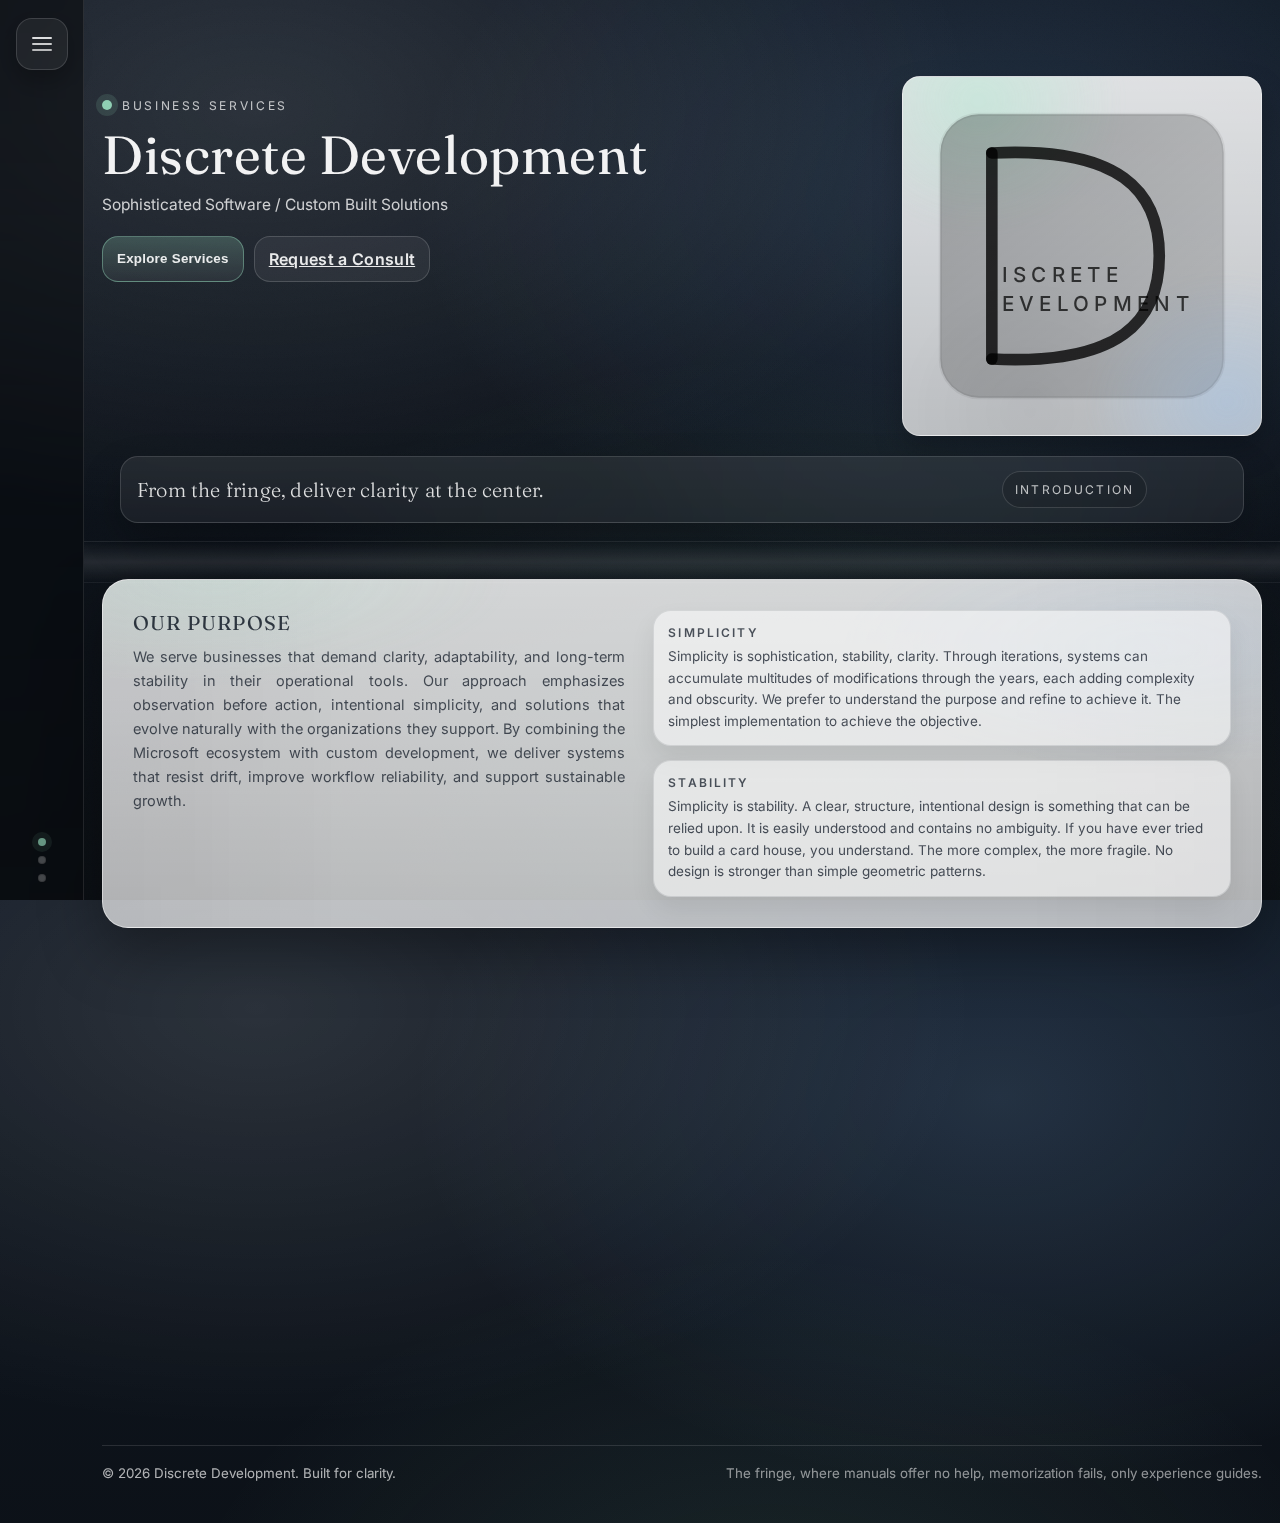
<file: index.html>
<!doctype html>
<html lang="en">

<head>
  <meta charset="utf-8" />
  <meta name="viewport" content="width=device-width,initial-scale=1" />
  <title>Discrete Development — Home</title>
  <meta name="description"
    content="Services for corporate or enterprise businesses: architecture, automation, and refinement with a calm, precise, ownership-friendly approach." />
  <link rel="stylesheet" href="style.css">
  <script src="script.js" defer></script>
  <!-- Fonts (distinct display + readable body) -->
  <link rel="preconnect" href="https://fonts.googleapis.com">
  <link rel="preconnect" href="https://fonts.gstatic.com" crossorigin>
  <link
    href="https://fonts.googleapis.com/css2?family=Fraunces:opsz,wght@9..144,300,400,500&family=Inter:wght@300;400;500;600&display=swap"
    rel="stylesheet">


</head>

<body>
  <!-- Left rail -->
  <aside class="rail" aria-label="Primary">
    <button class="menu" id="menuBtn" aria-haspopup="dialog" aria-controls="drawer" aria-expanded="false">
      <span class="sr-only">Open menu</span>
      <span class="burger" aria-hidden="true">
        <span></span><span></span><span></span>
      </span>
    </button>

    <div class="dots" aria-hidden="true">
      <span class="dot active"></span>
      <span class="dot"></span>
      <span class="dot"></span>
    </div>
  </aside>




  <!-- Inserts Drawer -->
  <section class="drawer" id="drawer" aria-label="Site menu">
    <div id="drawerMount"></div>
  </section>



  <div class="wrap">
    <header class="hero">
      <div class="grid">
        <div class="hero-copy reveal">
          <div class="eyebrow"><span class="pip"></span> Business Services</div>
          <h1>Discrete Development</h1>
          <p class="sub">
            Sophisticated Software / Custom Built Solutions
          </p>
          <div class="hero-actions">
            <button class="btn primary" type="button" data-scroll="#architecture">Explore Services</button>
            <a href="https://outlook.office.com/bookwithme/user/9eafa579c1574ff7b1e9e9f767d1d162@discrete-dev.com/meetingtype/ucGy9M7mV0eMIAi4jWEbcw2?anonymous&ismsaljsauthenabled&ep=mlink"
              class="btn" type="button" target="_blank">
              Request a Consult
            </a>
          </div>
        </div>
        <!-- insert -->

        <div id="brandTileMount"></div>


      </div>
    </header>

    <div class="strip">
      <div class="strip-inner reveal" style="animation-delay:.12s">
        <p>From the fringe, deliver clarity at the center.</p>
        <!-- <div class="tag">Architecture • Automation • Longevity</div> -->
        <div class="tag">Introduction</div>
      </div>
    </div>

    <div class="band" aria-hidden="true"></div>

    <main>
      <section class="sections" aria-label="Service pillars">

        <!-- Card 1 -->
        <article class="paper nudge-up reveal" id="introduction">
          <div class="paper-inner">
            <div>
              <h2>Our Purpose</h2>
              <p class="lede">
                We serve businesses that demand clarity, adaptability, and long-term stability in their operational
                tools. Our approach emphasizes observation before action, intentional simplicity, and
                solutions that evolve naturally with the organizations they support. By combining the Microsoft
                ecosystem with custom development, we deliver systems that resist drift, improve workflow reliability,
                and support sustainable growth.
              </p>
            </div>

            <div class="pillars">
              <div class="pillar">
                <h3>Simplicity</h3>
                <p>
                  Simplicity is sophistication, stability, clarity. Through iterations, systems can accumulate
                  multitudes of modifications through the years, each adding complexity and obscurity. We prefer to
                  understand the purpose and refine to achieve it. The simplest implementation to achieve the objective.
                </p>
              </div>
              <div class="pillar">
                <h3>Stability</h3>
                <p>
                  Simplicity is stability. A clear, structure, intentional design is something that can be relied upon.
                  It is easily understood and contains no ambiguity. If you have ever tried to build a card house, you
                  understand. The more complex, the more fragile. No design is stronger than simple geometric patterns.
                </p>
              </div>
            </div>
          </div>
        </article>

        <!-- Card 2 -->
        <article class="paper reveal" id="build">
          <div class="paper-inner">
            <div>
              <h2>Responsibility &amp; Accountability</h2>
              <p class="lede">
                In a time when liability is often shifted to the processes that realized it. Technology is not a wall
                to hide behind. We take ownership in our work, including its product. If you want the benefits of a
                successful
                project, you also must own if ever it is less than acceptabl.
              </p>
            </div>

            <div class="pillars">
              <div class="pillar">
                <h3>Custom Power Apps &amp; Dataverse Solutions</h3>
                <p>
                  Purpose-built apps and data models designed to match your workflow. Efficient task handling, clean
                  data capture,
                  and scalable structure without enterprise bloat.
                </p>
              </div>
              <div class="pillar">
                <h3>Process Automation</h3>
                <p>
                  We automate the repetitive, predictable, friction-heavy work—while keeping human judgment where nuance
                  matters.
                  Reliable triggers, sensible notifications, and audit-friendly logs.
                </p>
              </div>
              <div class="pillar">
                <h3>Client-Facing Dashboards &amp; Data Experiences</h3>
                <p>
                  Clean, intuitive reporting that shows clients what they need—without exposing internal complexity.
                  Clear story, read-only where appropriate, no clutter.
                </p>
              </div>
            </div>
          </div>
        </article>



      </section>
    </main>

    <footer>
      <div class="foot">
        <small>© <span id="year"></span> Discrete Development. Built for clarity.</small>
        <small style="opacity:.8;">The fringe, where manuals offer no help, memorization fails, only experience
          guides.</small>


      </div>
    </footer>
  </div>


</body>

</html>
</file>
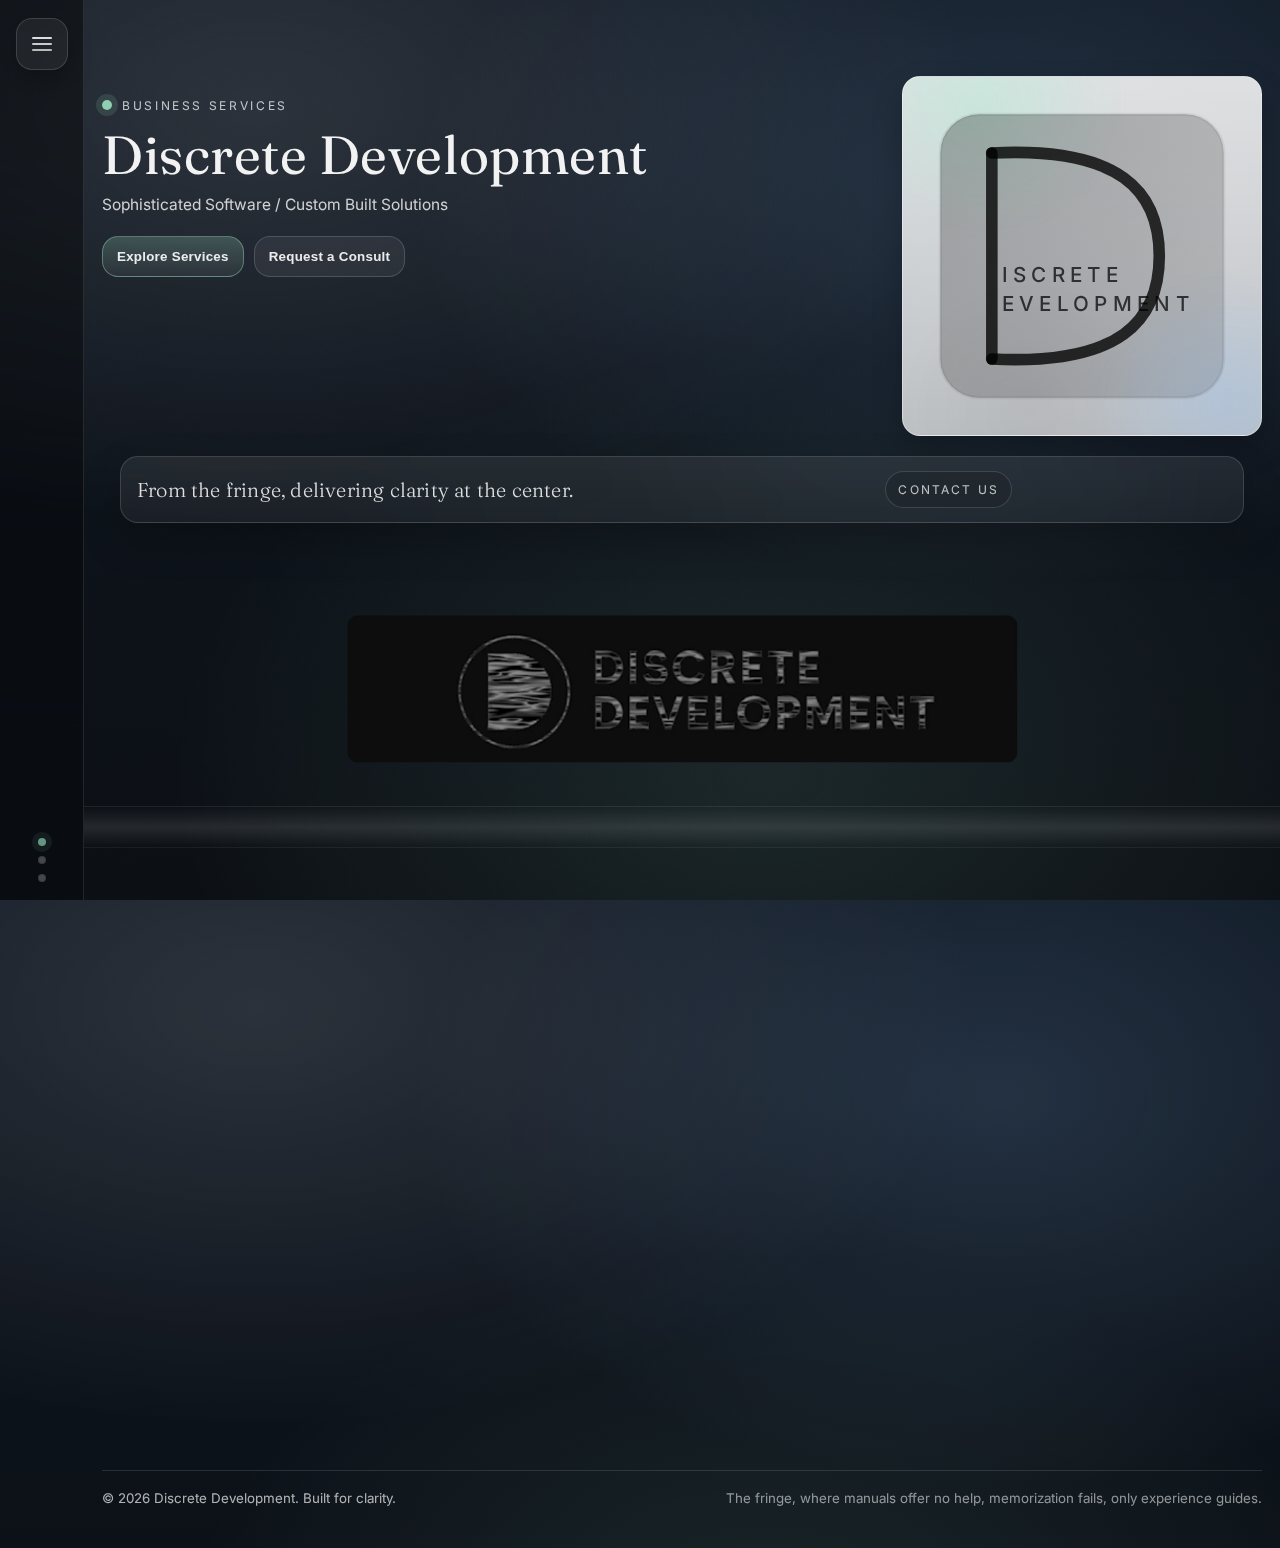
<file: contact.html>
<!doctype html>
<html lang="en">

<head>
  <meta charset="utf-8" />
  <meta name="viewport" content="width=device-width,initial-scale=1" />
  <title>Discrete Development — Contact</title>
  <meta name="description"
    content="Services for corporate or enterprise businesses: architecture, automation, and refinement with a calm, precise, ownership-friendly approach." />
  <link rel="stylesheet" href="style.css">
  <script src="script.js" defer></script>
  <!-- Fonts (distinct display + readable body) -->
  <link rel="preconnect" href="https://fonts.googleapis.com">
  <link rel="preconnect" href="https://fonts.gstatic.com" crossorigin>
  <link
    href="https://fonts.googleapis.com/css2?family=Fraunces:opsz,wght@9..144,300,400,500&family=Inter:wght@300;400;500;600&display=swap"
    rel="stylesheet">


</head>

<body>
  <!-- Left rail -->
  <aside class="rail" aria-label="Primary">
    <button class="menu" id="menuBtn" aria-haspopup="dialog" aria-controls="drawer" aria-expanded="false">
      <span class="sr-only">Open menu</span>
      <span class="burger" aria-hidden="true">
        <span></span><span></span><span></span>
      </span>
    </button>

    <div class="dots" aria-hidden="true">
      <span class="dot active"></span>
      <span class="dot"></span>
      <span class="dot"></span>
    </div>
  </aside>

  <!-- Inserts Drawer -->
  <section class="drawer" id="drawer" aria-label="Site menu">
    <div id="drawerMount"></div>
  </section>



  <div class="wrap">
    <header class="hero">
      <div class="grid">
        <div class="hero-copy reveal">
          <div class="eyebrow"><span class="pip"></span> Business Services</div>
          <h1>Discrete Development</h1>
          <p class="sub">
            Sophisticated Software / Custom Built Solutions
          </p>
          <div class="hero-actions">
            <button class="btn primary" type="button" data-scroll="#architecture">Explore Services</button>
            <button class="btn" type="button" data-scroll="#contact">Request a Consult</button>
          </div>
        </div>
        <!-- Inserts Brand -->
        <div id="brandTileMount"></div>
      </div>
    </header>

    <div class="strip">
      <div class="strip-inner reveal" style="animation-delay:.12s">
        <p>From the fringe, delivering clarity at the center.</p>
        <!-- <div class="tag">Architecture • Automation • Longevity</div> -->
        <div style="margin-right: 215px;" class="tag">Contact Us</div>
      </div>
    </div>
    <div class="video-div">


      <video class="video-crop" autoplay muted loop playsinline preload="auto" poster="">
        <source src="public/videos/DD-animatedLogo-640-480.mp4" type="video/mp4">

        Your browser does not support the video tag.
      </video>

    </div>
    <div class="band" aria-hidden="true"></div>

    <main>
      <section class="sections" aria-label="Service pillars">

        <!-- Contact -->
        <article class="paper reveal" id="contact">
          <div class="paper-inner">
            <div>
              <h2>Contact</h2>
              <p class="lede">
                Brief is fine. The most helpful notes include your current system, the friction points, and what a
                “better” outcome looks like internally.
              </p>
              <div class="contact-notes">
                <p>To email using your default mail client, click the email link below:</p>
                <p><strong>Email:</strong>
                  <a class="contact-link" href="mailto:kevin@discrete-dev.com?subject=Request%20for%20consult">
                    kevin@discrete-dev.com
                  </a>
                </p>
                <p>Call us directly at:</p>
                <p <strong>Phone:</strong>
                  <a class="contact-link" href="tel:+18056513043">+1 805 651 3043</a>
                </p>
              </div>

            </div>


            <!-- Formspree contact form -->
            <div class="pillar contact-card">
              <form class="contact-form" action="https://formspree.io/f/mgvgbdkb" method="POST">
                <h3>Send a Message</h3>

                <label for="cf-name">Name</label>
                <input id="cf-name" name="name" type="text" autocomplete="name" required>

                <label for="cf-email">Email</label>
                <input id="cf-email" name="email" type="email" autocomplete="email" required>

                <label for="cf-message">Message</label>
                <textarea id="cf-message" name="message" rows="6" required></textarea>

                <input type="hidden" name="_redirect" value="contact.html?sent=1#contact">
                <!-- simple honeypot for spam -->
                <input type="text" name="_gotcha" style="display:none" aria-hidden="true">

                <div class="form-actions">
                  <button type="submit" class="btn-primary">Send</button>
                  <span class="form-status" role="status" aria-live="polite"></span>
                </div>
              </form>
            </div>
          </div>
        </article>

      </section>

    </main>

    <footer>
      <div class="foot">
        <small>© <span id="year"></span> Discrete Development. Built for clarity.</small>
        <small style="opacity:.8;">The fringe, where manuals offer no help, memorization fails, only experience
          guides.</small>
      </div>
    </footer>
  </div>


</body>

</html>
</file>
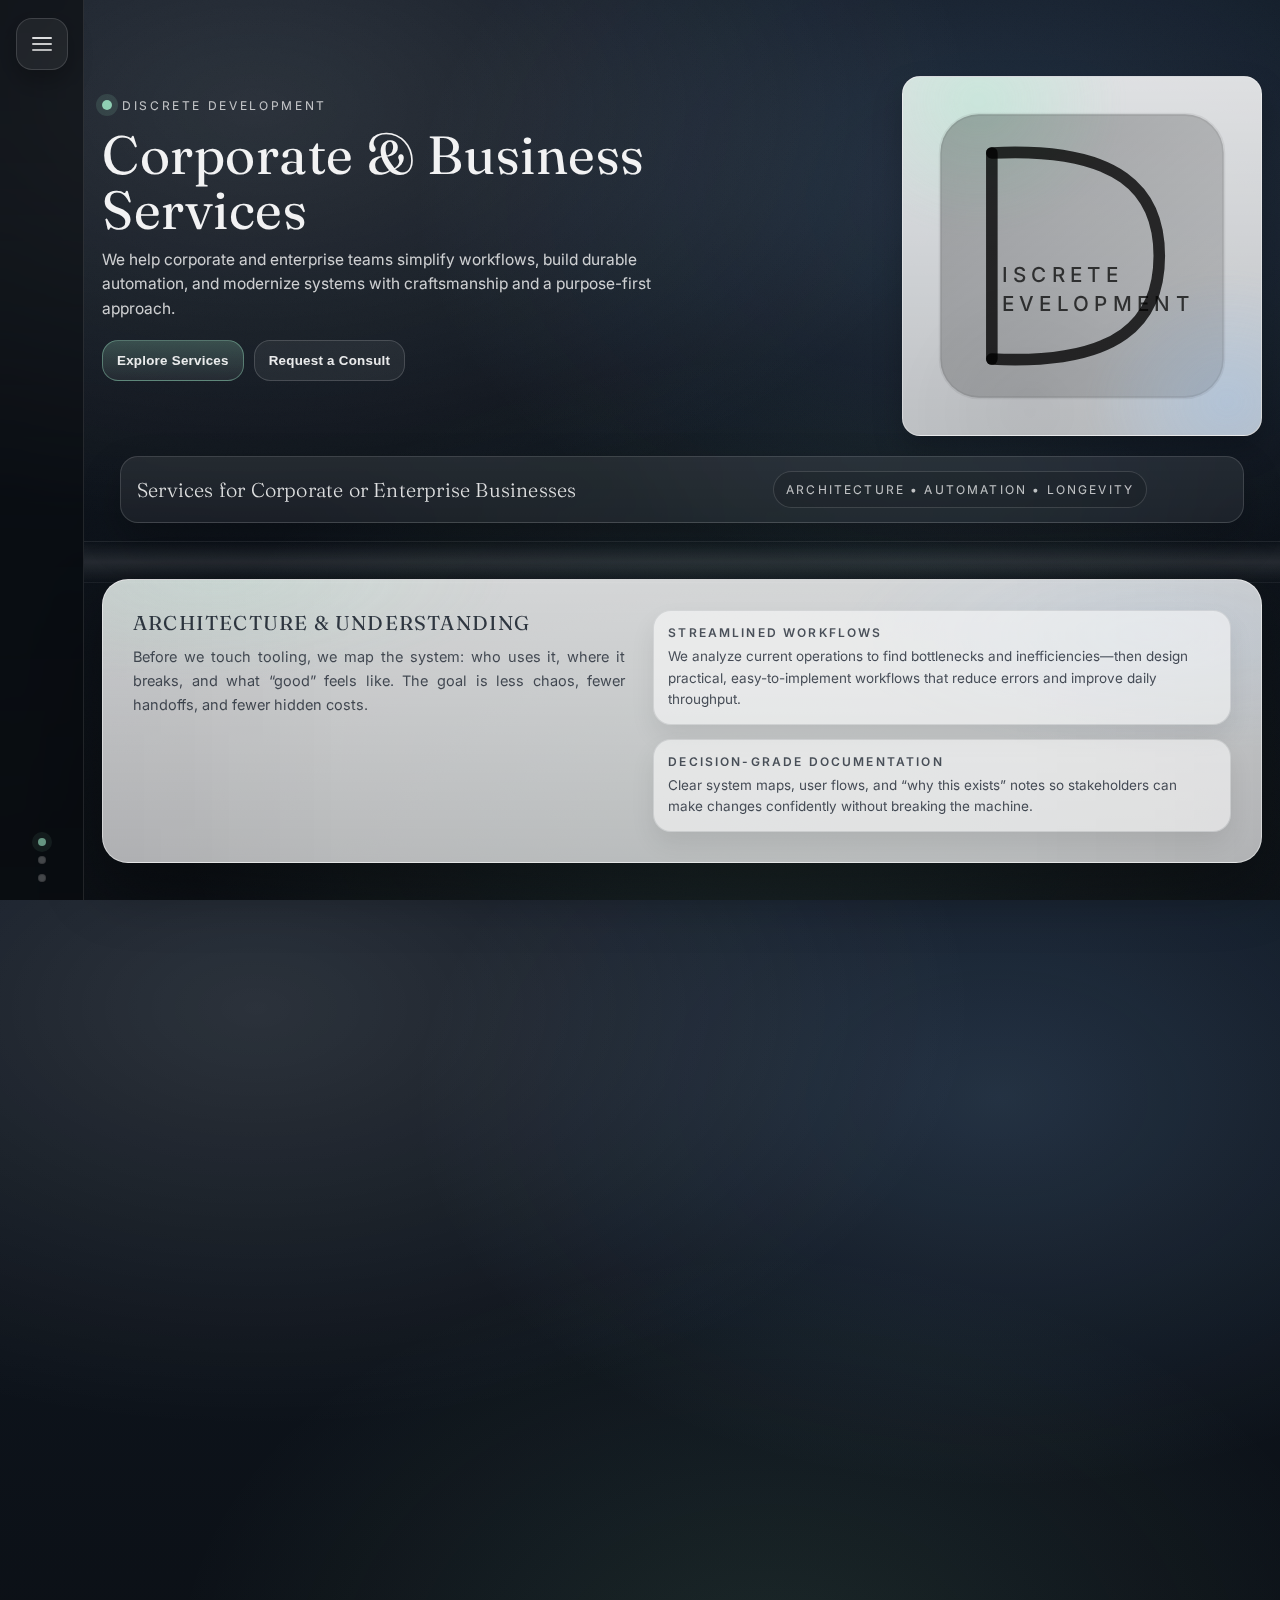
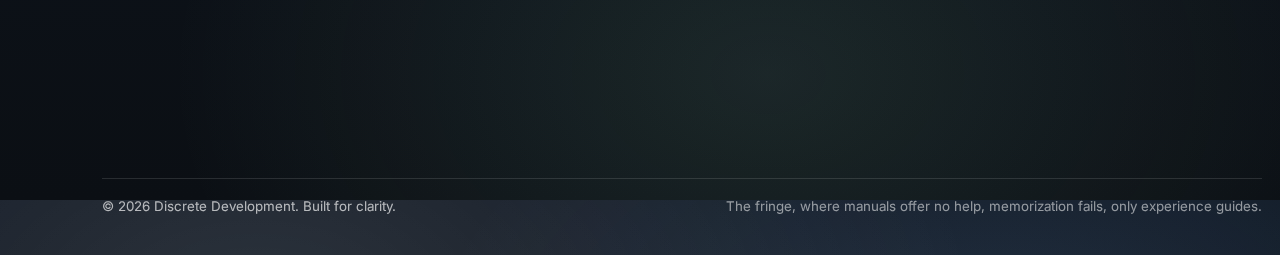
<file: corporateSvcs.html>
<!doctype html>
<html lang="en">

<head>
  <meta charset="utf-8" />
  <meta name="viewport" content="width=device-width,initial-scale=1" />
  <title>Services for Corporate &amp; Enterprise</title>
  <meta name="description"
    content="Services for corporate or enterprise businesses: architecture, automation, and refinement with a calm, precise, ownership-friendly approach." />
  <link rel="stylesheet" href="style.css">
  <script src="script.js" defer></script>
  <!-- Fonts (distinct display + readable body) -->
  <link rel="preconnect" href="https://fonts.googleapis.com">
  <link rel="preconnect" href="https://fonts.gstatic.com" crossorigin>
  <link
    href="https://fonts.googleapis.com/css2?family=Fraunces:opsz,wght@9..144,300,400,500&family=Inter:wght@300;400;500;600&display=swap"
    rel="stylesheet">


</head>

<body>
  <!-- Left rail -->
  <aside class="rail" aria-label="Primary">
    <button class="menu" id="menuBtn" aria-haspopup="dialog" aria-controls="drawer" aria-expanded="false">
      <span class="sr-only">Open menu</span>
      <span class="burger" aria-hidden="true">
        <span></span><span></span><span></span>
      </span>
    </button>

    <div class="dots" aria-hidden="true">
      <span class="dot active"></span>
      <span class="dot"></span>
      <span class="dot"></span>
    </div>
  </aside>


      <!-- Inserts Drawer -->
<section class="drawer" id="drawer" aria-label="Site menu">
  <div id="drawerMount"></div>
</section>

  <div class="wrap">
    <header class="hero">
      <div class="grid">
        <div class="hero-copy reveal">
          <div class="eyebrow"><span class="pip"></span>Discrete Development</div>
          <h1>Corporate &amp; Business Services</h1>
          <p class="sub">
            We help corporate and enterprise teams simplify workflows, build durable automation, and modernize systems
            with
            craftsmanship and a purpose-first approach.
          </p>
          <div class="hero-actions">
            <button class="btn primary" type="button" data-scroll="#architecture">Explore Services</button>
            <button class="btn" type="button" data-scroll="#contact">Request a Consult</button>
          </div>
        </div>

     <div id="brandTileMount"></div>


      </div>
    </header>

    <div class="strip">
      <div class="strip-inner reveal" style="animation-delay:.12s">
        <p>Services for Corporate or Enterprise Businesses</p>
        <div class="tag">Architecture • Automation • Longevity</div>
      </div>
    </div>

    <div class="band" aria-hidden="true"></div>

    <main>
      <section class="sections" aria-label="Service pillars">

        <!-- Card 1 -->
        <article class="paper nudge-up reveal" id="architecture">
          <div class="paper-inner">
            <div>
              <h2>Architecture &amp; Understanding</h2>
              <p class="lede">
                Before we touch tooling, we map the system: who uses it, where it breaks, and what “good” feels like.
                The goal is less chaos, fewer handoffs, and fewer hidden costs.
              </p>
            </div>

            <div class="pillars">
              <div class="pillar">
                <h3>Streamlined Workflows</h3>
                <p>
                  We analyze current operations to find bottlenecks and inefficiencies—then design practical,
                  easy-to-implement
                  workflows that reduce errors and improve daily throughput.
                </p>
              </div>
              <div class="pillar">
                <h3>Decision-Grade Documentation</h3>
                <p>
                  Clear system maps, user flows, and “why this exists” notes so stakeholders can make changes
                  confidently
                  without breaking the machine.
                </p>
              </div>
            </div>
          </div>
        </article>

        <!-- Card 2 -->
        <article class="paper reveal" id="build">
          <div class="paper-inner">
            <div>
              <h2>Build &amp; Automation</h2>
              <p class="lede">
                Custom tools that fit your operations (not generic templates). We build for clarity, permissions, and
                maintainability—
                so your automation helps people instead of surprising them.
              </p>
            </div>

            <div class="pillars">
              <div class="pillar">
                <h3>Custom Power Apps &amp; Dataverse Solutions</h3>
                <p>
                  Purpose-built apps and data models designed to match your workflow. Efficient task handling, clean
                  data capture,
                  and scalable structure without enterprise bloat.
                </p>
              </div>
              <div class="pillar">
                <h3>Process Automation</h3>
                <p>
                  We automate the repetitive, predictable, friction-heavy work—while keeping human judgment where nuance
                  matters.
                  Reliable triggers, sensible notifications, and audit-friendly logs.
                </p>
              </div>
              <div class="pillar">
                <h3>Client-Facing Dashboards &amp; Data Experiences</h3>
                <p>
                  Clean, intuitive reporting that shows clients what they need—without exposing internal complexity.
                  Clear story, read-only where appropriate, no clutter.
                </p>
              </div>
            </div>
          </div>
        </article>

        <!-- Card 3 -->
        <article class="paper reveal" id="refinement">
          <div class="paper-inner">
            <div>
              <h2>Refinement &amp; Longevity</h2>
              <p class="lede">
                We treat systems like architecture: reduce wasted motion, modernize what’s brittle, and make the whole
                thing easier
                to understand and maintain year after year.
              </p>
            </div>

            <div class="pillars">
              <div class="pillar">
                <h3>Process Optimization</h3>
                <p>
                  Eliminate redundant steps and unnecessary travel through the system. Reduce noise until the work feels
                  lighter.
                  If something doesn’t need to exist—it doesn’t.
                </p>
              </div>
              <div class="pillar">
                <h3>System Modernization</h3>
                <p>
                  Rebuild legacy processes into modular, future-proof systems that are easier to maintain, easier to
                  understand,
                  and easier to trust.
                </p>
              </div>
              <div class="pillar">
                <h3>Technical Craftsmanship</h3>
                <p>
                  Naming conventions, data models, UI spacing, permissions, and performance—every detail contributes to
                  integrity.
                  Nothing skipped or assumed.
                </p>
              </div>
            </div>
          </div>
        </article>


      </section>
    </main>

    <footer>
      <div class="foot">
        <small>© <span id="year"></span> Discrete Development. Built for clarity.</small>
        <small style="opacity:.8;">The fringe, where manuals offer no help, memorization fails, only experience
          guides.</small>
      </div>
    </footer>
  </div>


</body>

</html>
</file>
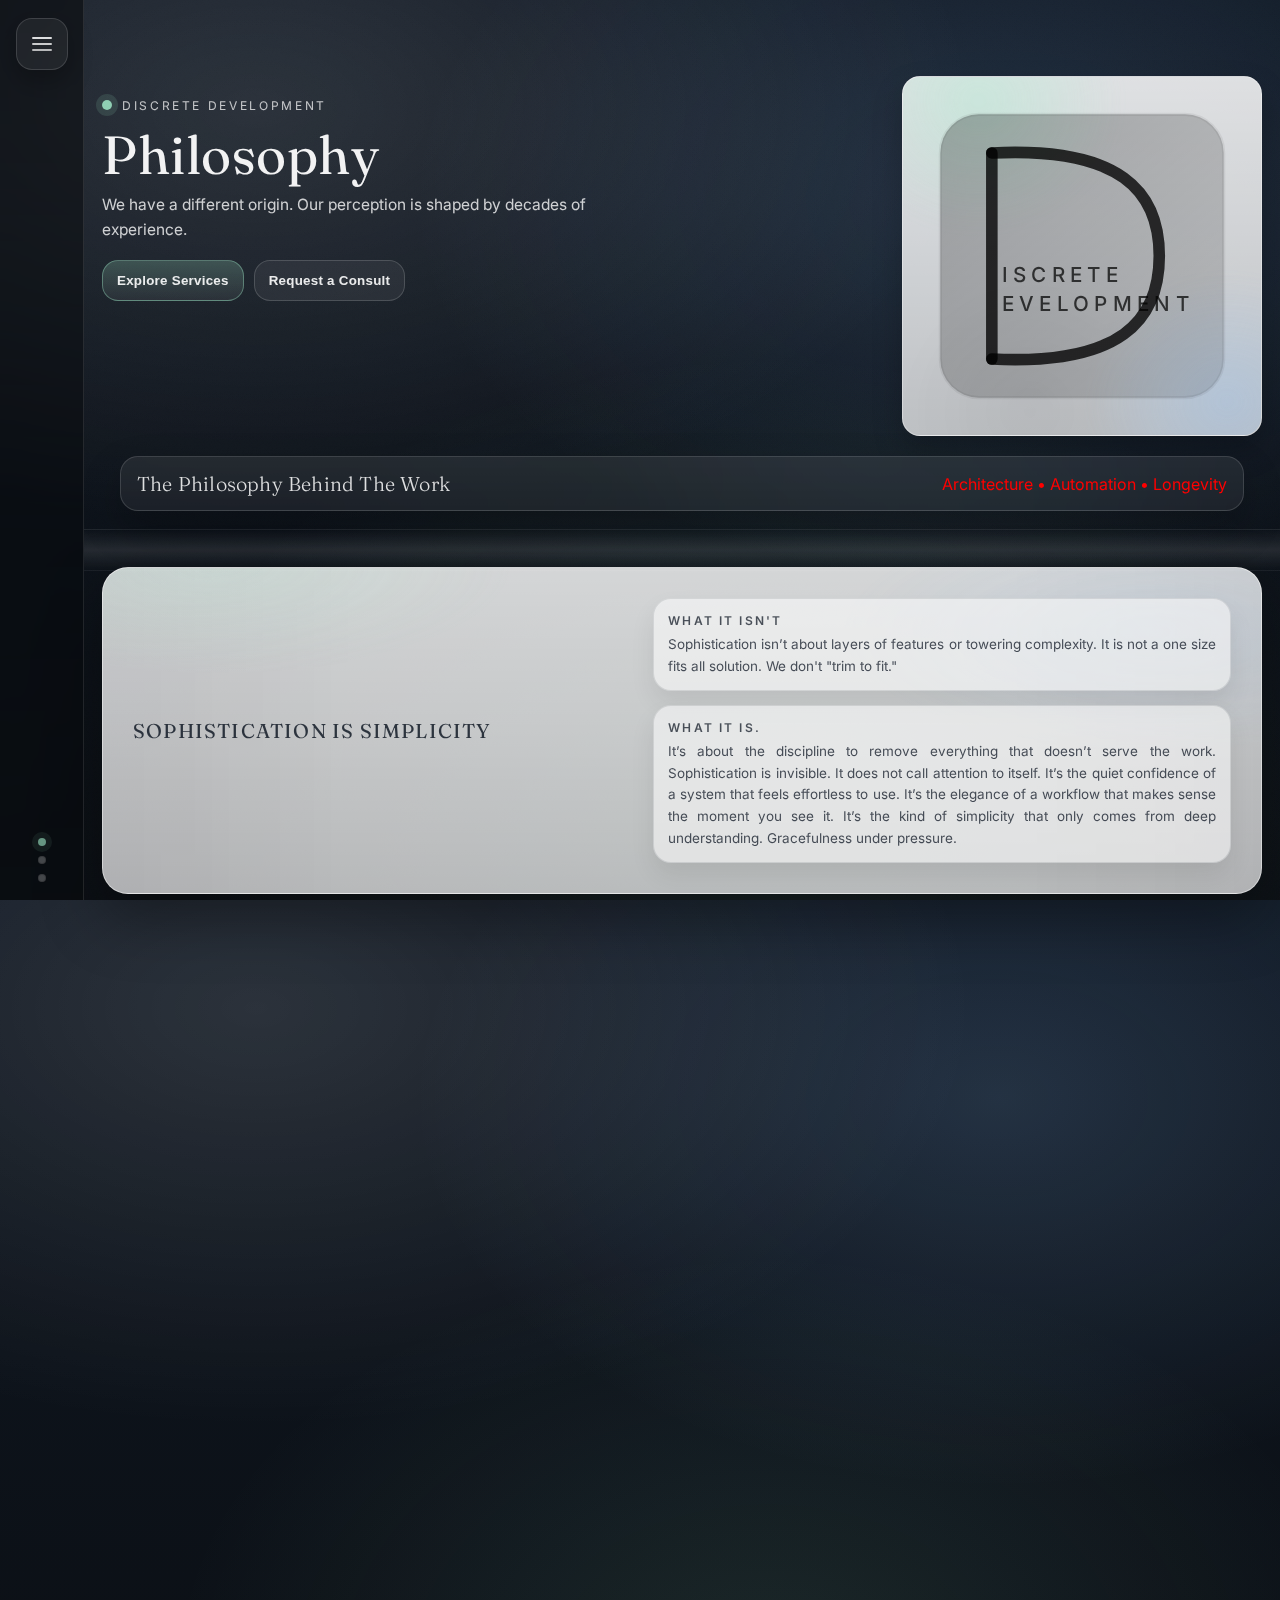
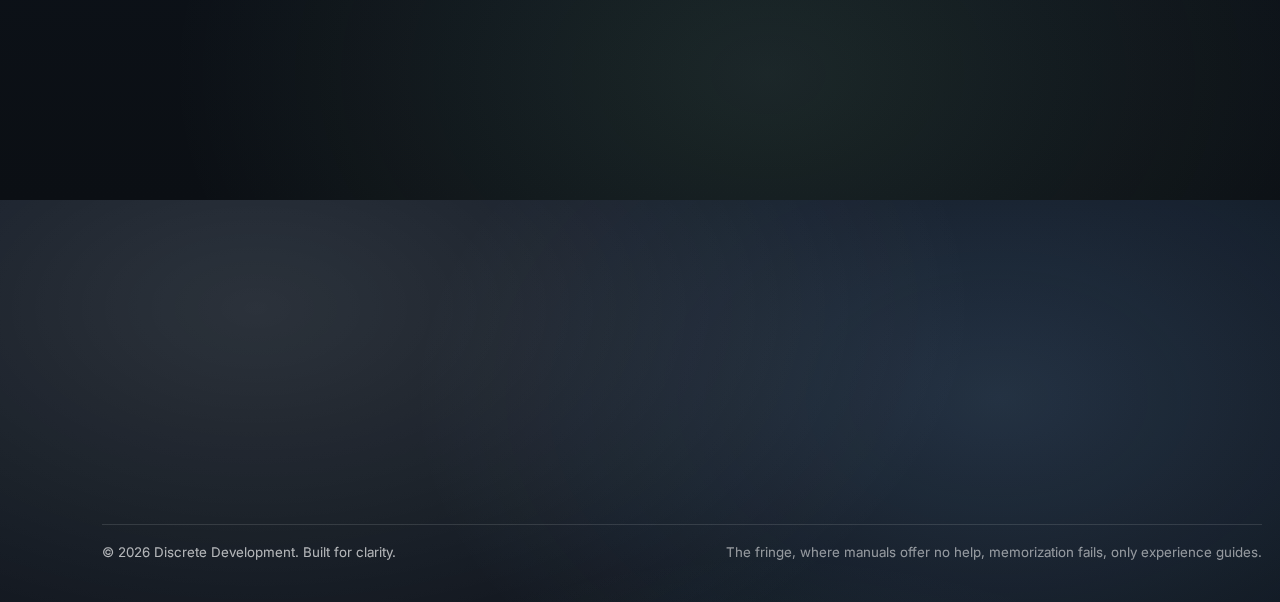
<file: philosophy copy.html>
<!doctype html>
<html lang="en">

<head>
  <meta charset="utf-8" />
  <meta name="viewport" content="width=device-width,initial-scale=1" />
  <title>Discrete Development — Philosophy</title>
  <meta name="description"
    content="Our philosophy: a calm, precise, ownership-friendly approach to architecture, automation, and refinement for corporate or enterprise businesses." />
  <link rel="stylesheet" href="style.css">
  <script src="script.js" defer></script>
  <!-- Fonts (distinct display + readable body) -->
  <link rel="preconnect" href="https://fonts.googleapis.com">
  <link rel="preconnect" href="https://fonts.gstatic.com" crossorigin>
  <link
    href="https://fonts.googleapis.com/css2?family=Fraunces:opsz,wght@9..144,300,400,500&family=Inter:wght@300;400;500;600&display=swap"
    rel="stylesheet">


</head>

<body>
  <!-- Left rail -->
  <aside class="rail" aria-label="Primary">
    <button class="menu" id="menuBtn" aria-haspopup="dialog" aria-controls="drawer" aria-expanded="false">
      <span class="sr-only">Open menu</span>
      <span class="burger" aria-hidden="true">
        <span></span><span></span><span></span>
      </span>
    </button>

    <div class="dots" aria-hidden="true">
      <span class="dot active"></span>
      <span class="dot"></span>
      <span class="dot"></span>
    </div>
  </aside>


  <!-- Inserts Drawer -->
  <section class="drawer" id="drawer" aria-label="Site menu">
    <div id="drawerMount"></div>
  </section>


  <div class="wrap">
    <header class="hero">
      <div class="grid">
        <div class="hero-copy reveal">
          <div class="eyebrow"><span class="pip"></span> Discrete Development</div>
          <h1>Philosophy</h1>
          <p class="sub">
            We have a different origin. Our perception is shaped by decades of experience.
          </p>
          <div class="hero-actions">
            <button class="btn primary" type="button" data-scroll="#architecture">Explore Services</button>
            <button class="btn" type="button" data-scroll="#contact">Request a Consult</button>
          </div>
        </div>

        <div id="brandTileMount"></div>

      </div>
    </header>

    <div class="strip">
      <div class="strip-inner reveal" style="animation-delay:.12s">
        <p>The Philosophy Behind The Work</p>
        <div class="migrate" class="tag">Architecture • Automation • Longevity</div>
      </div>
    </div>

    <div class="band" aria-hidden="true"></div>

    <main>
      <section class="sections" aria-label="Service pillars">

        <!-- Card 1 -->
        <article class="paper nudge-up reveal" id="simplicity">
          <div class="paper-inner">
            <div>
              <h2 style="margin-top: 120px;">Sophistication is Simplicity</h2>
              <p class="lede">

              </p>
            </div>

            <div class="pillars">
              <div class="pillar">
                <h3>What it isn't</h3>
                 <p class="lede">
                  Sophistication isn’t about layers of features or towering complexity.
                  It is not a one size fits all solution.
                  We don't "trim to fit."
                </p>
              </div>
              <div class="pillar">
                <h3>What it is.</h3>
                 <p class="lede">
                  It’s about the discipline to remove everything that doesn’t serve the work.
                  Sophistication is invisible. It does not call attention to itself.
                  It’s the quiet confidence of a system that feels effortless to use.
                  It’s the elegance of a workflow that makes sense the moment you see it.
                  It’s the kind of simplicity that only comes from deep understanding.

                  Gracefulness under pressure.
                </p>
              </div>
            </div>
          </div>
        </article>

        <!-- Card 2 -->
        <article class="paper reveal" id="approach">
          <div class="paper-inner">
            <div>
              <h2 style="margin-top: 260px;">Our Approach</h2>
              <p class="lede">

              </p>
            </div>

            <div class="pillars">
              <div class="pillar">
                <h3>Custom from Day #1</h3>
                <p class="lede">
                  We start from the ground and work our way towards your objectives. Not restrained in the template we
                  have, the same offered at the beginning of every project.
                  Every business is unique, and that uniquness is a strength. We respect and honor that, and it is
                  reflected in our product we deliver to you.
                </p>
              </div>
              <div class="pillar">
                <h3>Technology Agnostic</h3>
               <p class="lede">
                  We have no allegiance to any platform, vendor, or tool. The right tool is the one that fits your needs
                  best,
                  not the one we’re most familiar with. We evaluate options objectively and recommend what’s best for
                  you. If that leads us to open source, and building a client from React, that is what we will do.
                </p>
              </div>
              <div class="pillar">
                <h3>Craftsmanship, not Templates</h3>
                <p class="lede">
                  Templates promote limitation. We will not hand you a list of available features for you to select,
                  then go back to the office and begin removing those you didn't. We start with your unrestricted
                  vision. Scaffold it and see what tech stack could provide for it. Castles are meant to be built in the
                  sky, we construct their foundations.
                </p>
              </div>
              <div class="pillar">
                <h3>Our only commitment</h3>
                <p class="lede">
                  It is to the quality of the tool we hand over to you. Everything else is negotiable.
                </p>
              </div>
            </div>
          </div>
        </article>

        <!-- Card 3   -->
        <article class="paper reveal" id="principles">
          <div class="paper-inner">
            <div>
              <h2>Guiding Principles</h2>
              <p class="lede">
                We don't see our Values and Guiding Principles as limitations. Not just words on a page. They are the
                foundation of
                everything we do. The source of integrity. Reality.
              </p>
            </div>

            <div class="pillars">
              <div class="pillar">
                <h3>Values</h3>
                <ul>
                  <li><em>Clarity:</em> Maintain a clear mental image of the desired outcome and continuously
                    evaluate alignment.</li>
                  <li><em>Integrity:</em> Ensure consistency between what is said, documented, and delivered.
                  </li>
                  <li><em>Continuous Growth:</em> Learn continuously and adopt new methods when they serve the
                    purpose.</li>
                  <li><em>Empathy:</em> Listen first, understand deeply, and build trust.</li>
                  <li><em>Respect:</em> Value diverse viewpoints and respond thoughtfully.</li>
                </ul>
              </div>
              <div class="pillar">
                <h3>Guiding Principles</h3>
                <ul>
                  <li><em>Purpose Above All:</em> Every solution must solve a real need.</li>
                  <li><em>Respect for Original Intent:</em> Understand the original purpose before extending a
                    system.</li>
                  <li><em>Values as Practice:</em> These principles define how we operate today.</li>
                  <li><em>Client-Centered Understanding:</em> Begin without assumptions.</li>
                </ul>
              </div>

            </div>
          </div>
        </article>




      </section>
    </main>

    <footer>
      <div class="foot">
        <small>© <span id="year"></span> Discrete Development. Built for clarity.</small>
        <small style="opacity:.8;">The fringe, where manuals offer no help, memorization fails, only experience
          guides.</small>
      </div>
    </footer>
  </div>


</body>

</html>
</file>
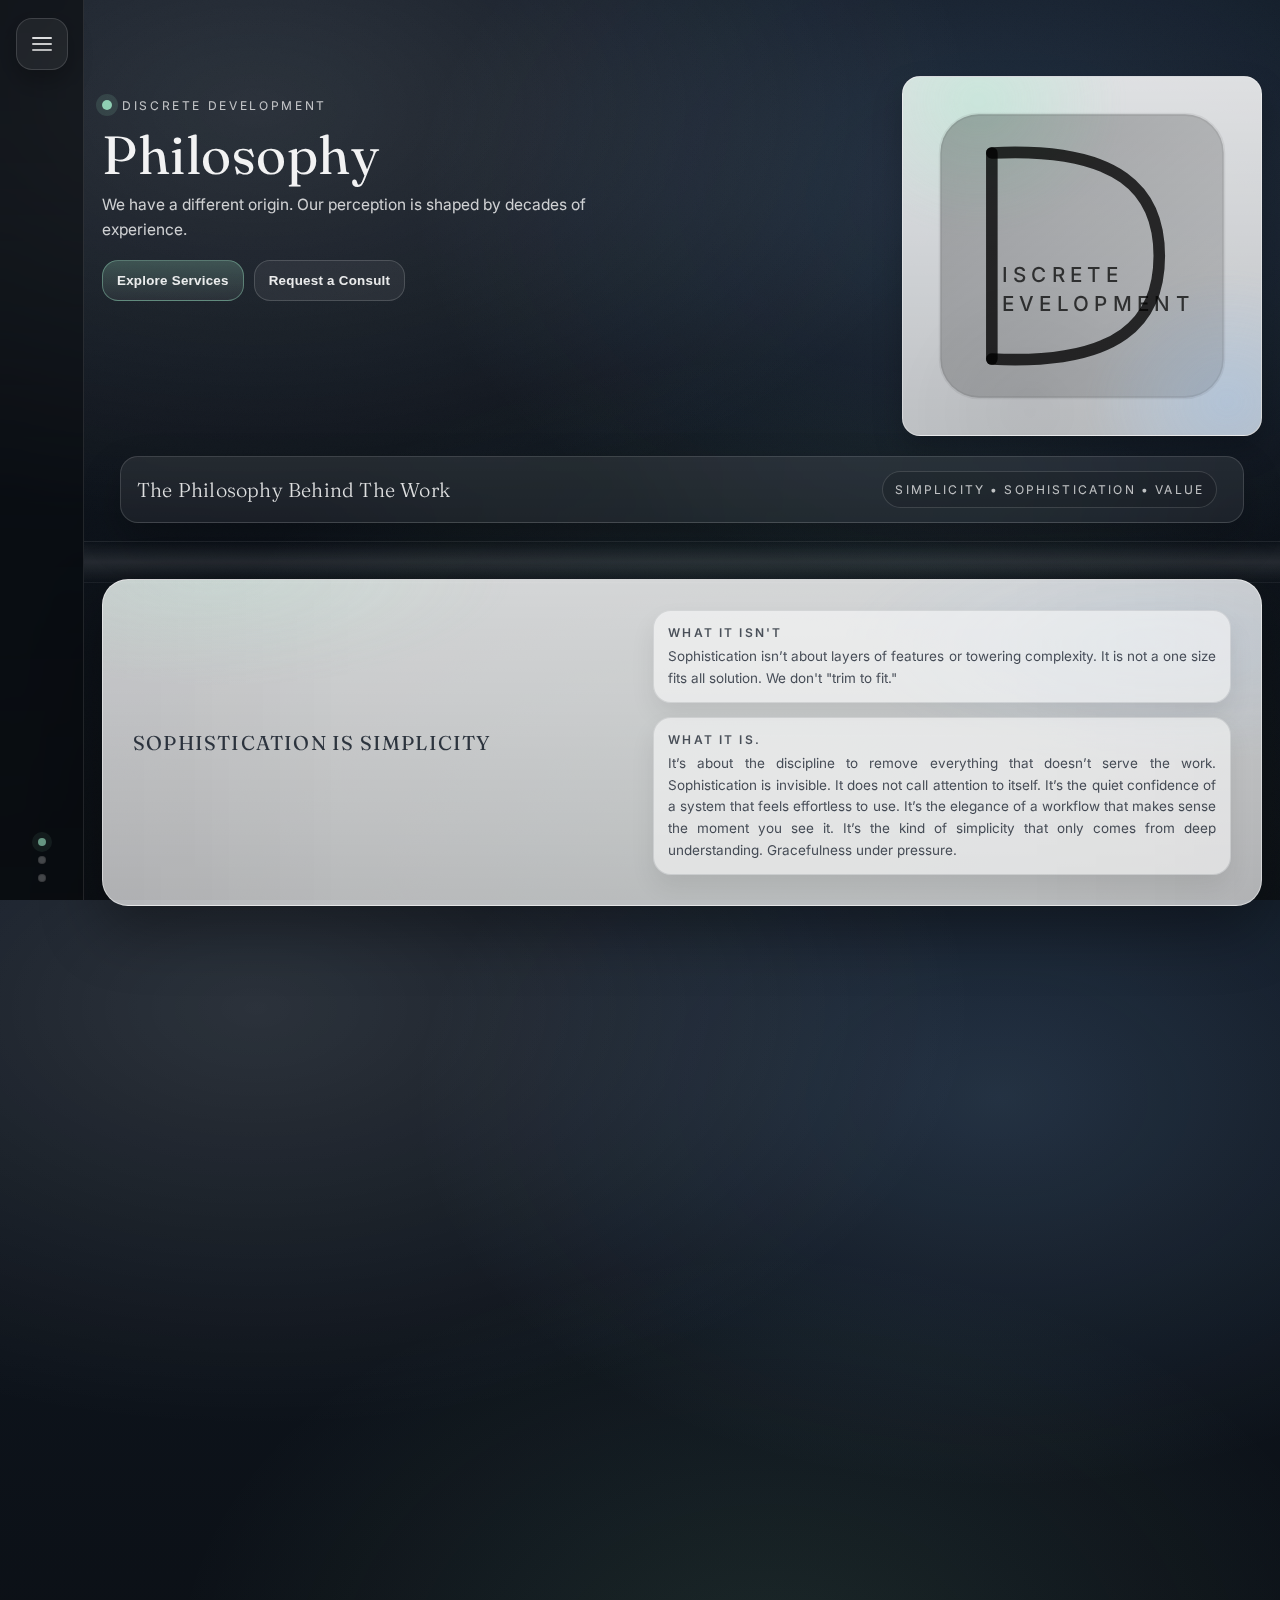
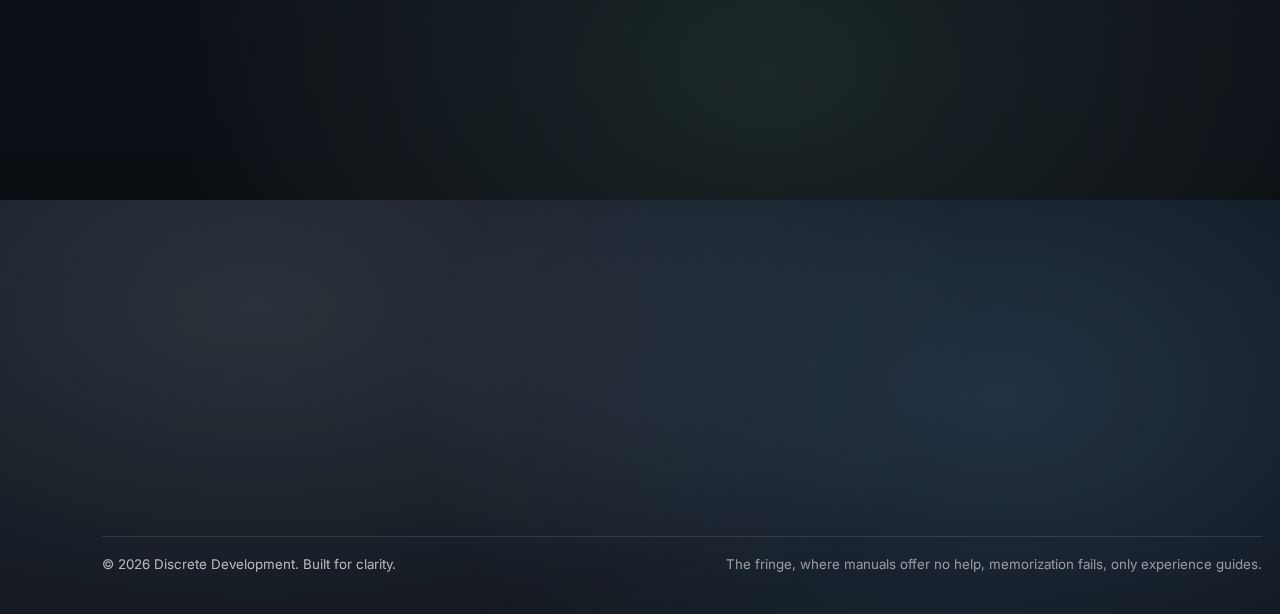
<file: philosophy.html>
<!doctype html>
<html lang="en">

<head>
  <meta charset="utf-8" />
  <meta name="viewport" content="width=device-width,initial-scale=1" />
  <title>Discrete Development — Philosophy</title>
  <meta name="description"
    content="Our philosophy: a calm, precise, ownership-friendly approach to architecture, automation, and refinement for corporate or enterprise businesses." />
  <link rel="stylesheet" href="style.css">
  <script src="script.js" defer></script>
  <!-- Fonts (distinct display + readable body) -->
  <link rel="preconnect" href="https://fonts.googleapis.com">
  <link rel="preconnect" href="https://fonts.gstatic.com" crossorigin>
  <link
    href="https://fonts.googleapis.com/css2?family=Fraunces:opsz,wght@9..144,300,400,500&family=Inter:wght@300;400;500;600&display=swap"
    rel="stylesheet">


</head>

<body>
  <!-- Left rail -->
  <aside class="rail" aria-label="Primary">
    <button class="menu" id="menuBtn" aria-haspopup="dialog" aria-controls="drawer" aria-expanded="false">
      <span class="sr-only">Open menu</span>
      <span class="burger" aria-hidden="true">
        <span></span><span></span><span></span>
      </span>
    </button>

    <div class="dots" aria-hidden="true">
      <span class="dot active"></span>
      <span class="dot"></span>
      <span class="dot"></span>
    </div>
  </aside>


  <!-- Inserts Drawer -->
  <section class="drawer" id="drawer" aria-label="Site menu">
    <div id="drawerMount"></div>
  </section>


  <div class="wrap">
    <header class="hero">
      <div class="grid">
        <div class="hero-copy reveal">
          <div class="eyebrow"><span class="pip"></span> Discrete Development</div>
          <h1>Philosophy</h1>
          <p class="sub">
            We have a different origin. Our perception is shaped by decades of experience.
          </p>
          <div class="hero-actions">
            <button class="btn primary" type="button" data-scroll="#architecture">Explore Services</button>
            <button class="btn" type="button" data-scroll="#contact">Request a Consult</button>
          </div>
        </div>

        <div id="brandTileMount"></div>

      </div>
    </header>

    <div class="strip">
      <div class="strip-inner reveal" style="animation-delay:.12s">
        <p>The Philosophy Behind The Work</p>
        <div style="margin-right: 10px;" class="tag">Simplicity • Sophistication • Value</div>
      </div>
    </div>

    <div class="band" aria-hidden="true"></div>

    <main>
      <section class="sections" aria-label="Service pillars">

        <!-- Card 1 -->
        <article class="paper nudge-up reveal" id="simplicity">
          <div class="paper-inner">
            <div>
              <h2 style="margin-top: 120px;">Sophistication is Simplicity</h2>
              <p class="lede">

              </p>
            </div>

            <div class="pillars">
              <div class="pillar">
                <h3>What it isn't</h3>
                 <p class="lede">
                  Sophistication isn’t about layers of features or towering complexity.
                  It is not a one size fits all solution.
                  We don't "trim to fit."
                </p>
              </div>
              <div class="pillar">
                <h3>What it is.</h3>
                 <p class="lede">
                  It’s about the discipline to remove everything that doesn’t serve the work.
                  Sophistication is invisible. It does not call attention to itself.
                  It’s the quiet confidence of a system that feels effortless to use.
                  It’s the elegance of a workflow that makes sense the moment you see it.
                  It’s the kind of simplicity that only comes from deep understanding.

                  Gracefulness under pressure.
                </p>
              </div>
            </div>
          </div>
        </article>

        <!-- Card 2 -->
        <article class="paper reveal" id="approach">
          <div class="paper-inner">
            <div>
              <h2 style="margin-top: 260px;">Our Approach</h2>
              <p class="lede">

              </p>
            </div>

            <div class="pillars">
              <div class="pillar">
                <h3>Custom from Day #1</h3>
                <p class="lede">
                  We start from the ground and work our way towards your objectives. Not restrained in the template we
                  have, the same offered at the beginning of every project.
                  Every business is unique, and that uniquness is a strength. We respect and honor that, and it is
                  reflected in our product we deliver to you.
                </p>
              </div>
              <div class="pillar">
                <h3>Technology Agnostic</h3>
               <p class="lede">
                  We have no allegiance to any platform, vendor, or tool. The right tool is the one that fits your needs
                  best,
                  not the one we’re most familiar with. We evaluate options objectively and recommend what’s best for
                  you. If that leads us to open source, and building a client from React, that is what we will do.
                </p>
              </div>
              <div class="pillar">
                <h3>Craftsmanship, not Templates</h3>
                <p class="lede">
                  Templates promote limitation. We will not hand you a list of available features for you to select,
                  then go back to the office and begin removing those you didn't. We start with your unrestricted
                  vision. Scaffold it and see what tech stack could provide for it. Castles are meant to be built in the
                  sky, we construct their foundations.
                </p>
              </div>
              <div class="pillar">
                <h3>Our only commitment</h3>
                <p class="lede">
                  It is to the quality of the tool we hand over to you. Everything else is negotiable.
                </p>
              </div>
            </div>
          </div>
        </article>

        <!-- Card 3   -->
        <article class="paper reveal" id="principles">
          <div class="paper-inner">
            <div>
              <h2>Guiding Principles</h2>
              <p class="lede">
                We don't see our Values and Guiding Principles as limitations. Not just words on a page. They are the
                foundation of
                everything we do. The source of integrity. Reality.
              </p>
            </div>

            <div class="pillars">
              <div class="pillar">
                <h3>Values</h3>
                <ul>
                  <li><em>Clarity:</em> Maintain a clear mental image of the desired outcome and continuously
                    evaluate alignment.</li>
                  <li><em>Integrity:</em> Ensure consistency between what is said, documented, and delivered.
                  </li>
                  <li><em>Continuous Growth:</em> Learn continuously and adopt new methods when they serve the
                    purpose.</li>
                  <li><em>Empathy:</em> Listen first, understand deeply, and build trust.</li>
                  <li><em>Respect:</em> Value diverse viewpoints and respond thoughtfully.</li>
                </ul>
              </div>
              <div class="pillar">
                <h3>Guiding Principles</h3>
                <ul>
                  <li><em>Purpose Above All:</em> Every solution must solve a real need.</li>
                  <li><em>Respect for Original Intent:</em> Understand the original purpose before extending a
                    system.</li>
                  <li><em>Values as Practice:</em> These principles define how we operate today.</li>
                  <li><em>Client-Centered Understanding:</em> Begin without assumptions.</li>
                </ul>
              </div>

            </div>
          </div>
        </article>




      </section>
    </main>

    <footer>
      <div class="foot">
        <small>© <span id="year"></span> Discrete Development. Built for clarity.</small>
        <small style="opacity:.8;">The fringe, where manuals offer no help, memorization fails, only experience
          guides.</small>
      </div>
    </footer>
  </div>


</body>

</html>
</file>
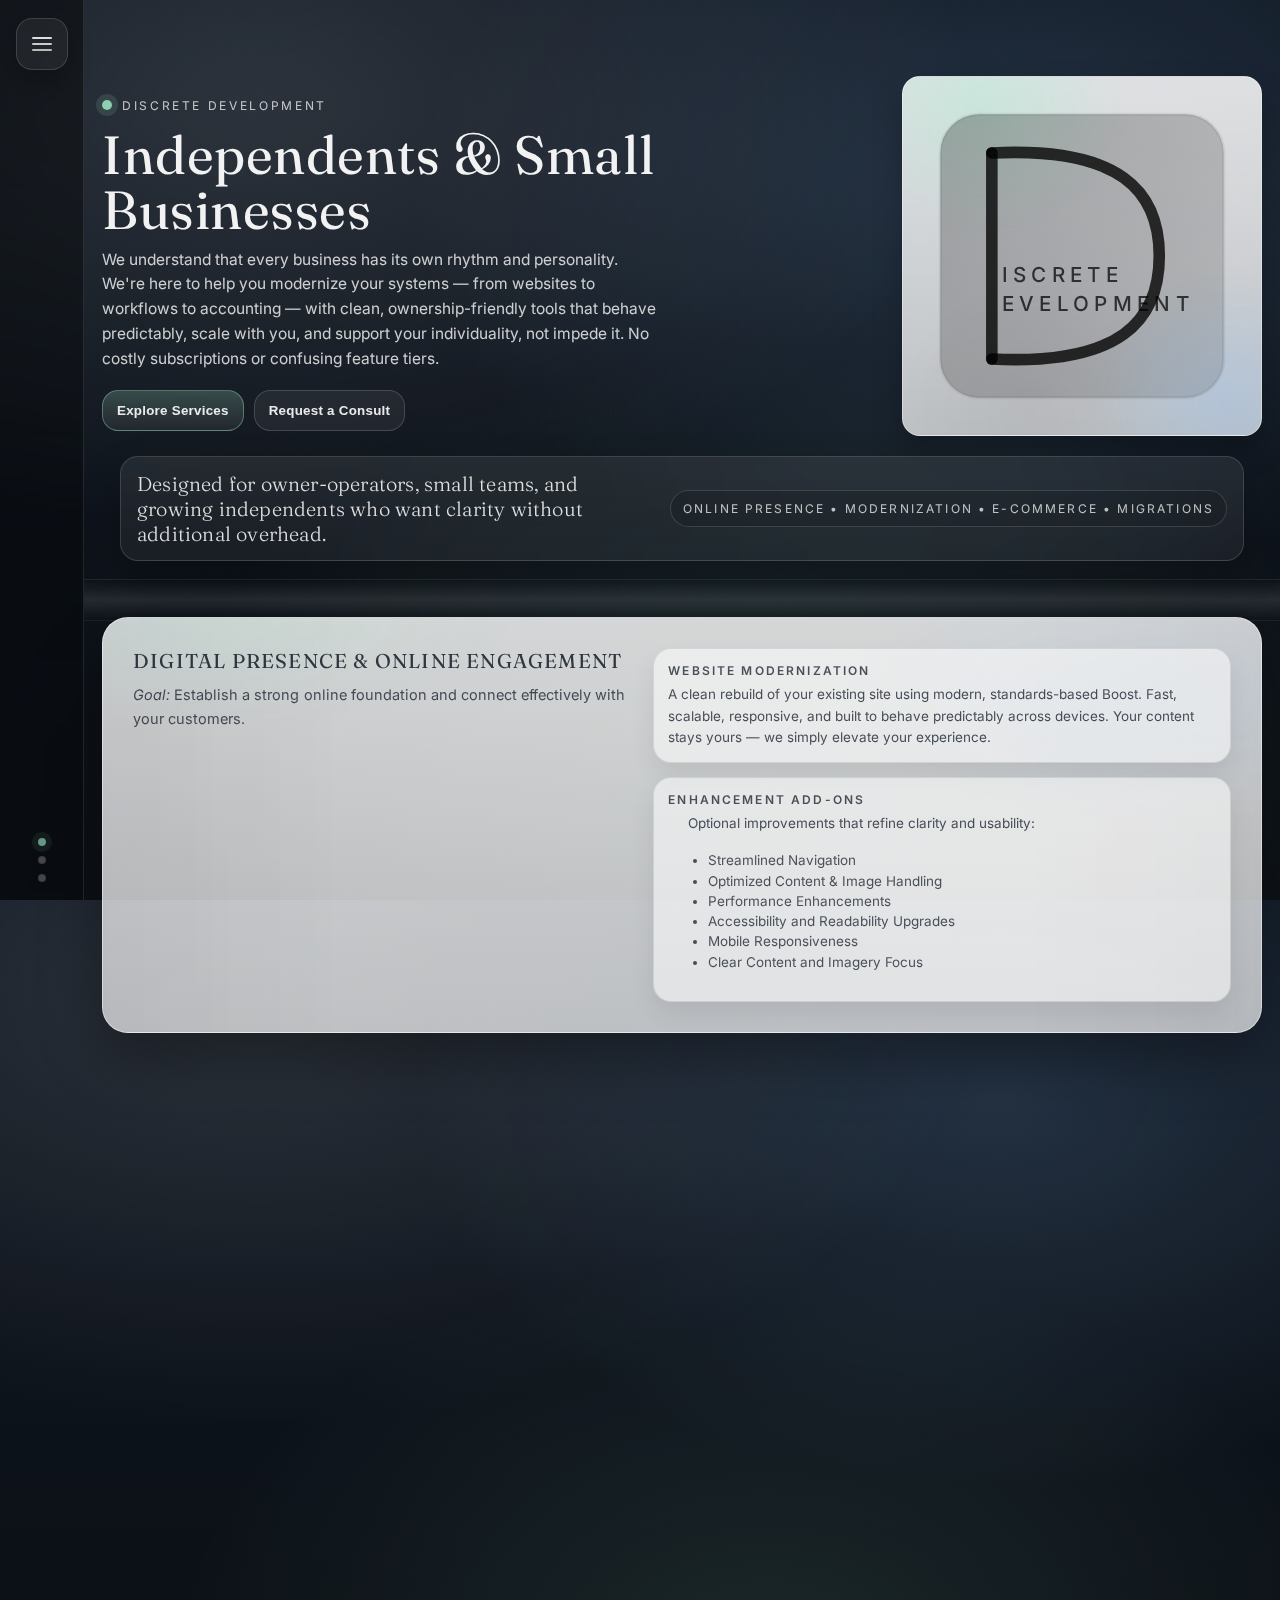
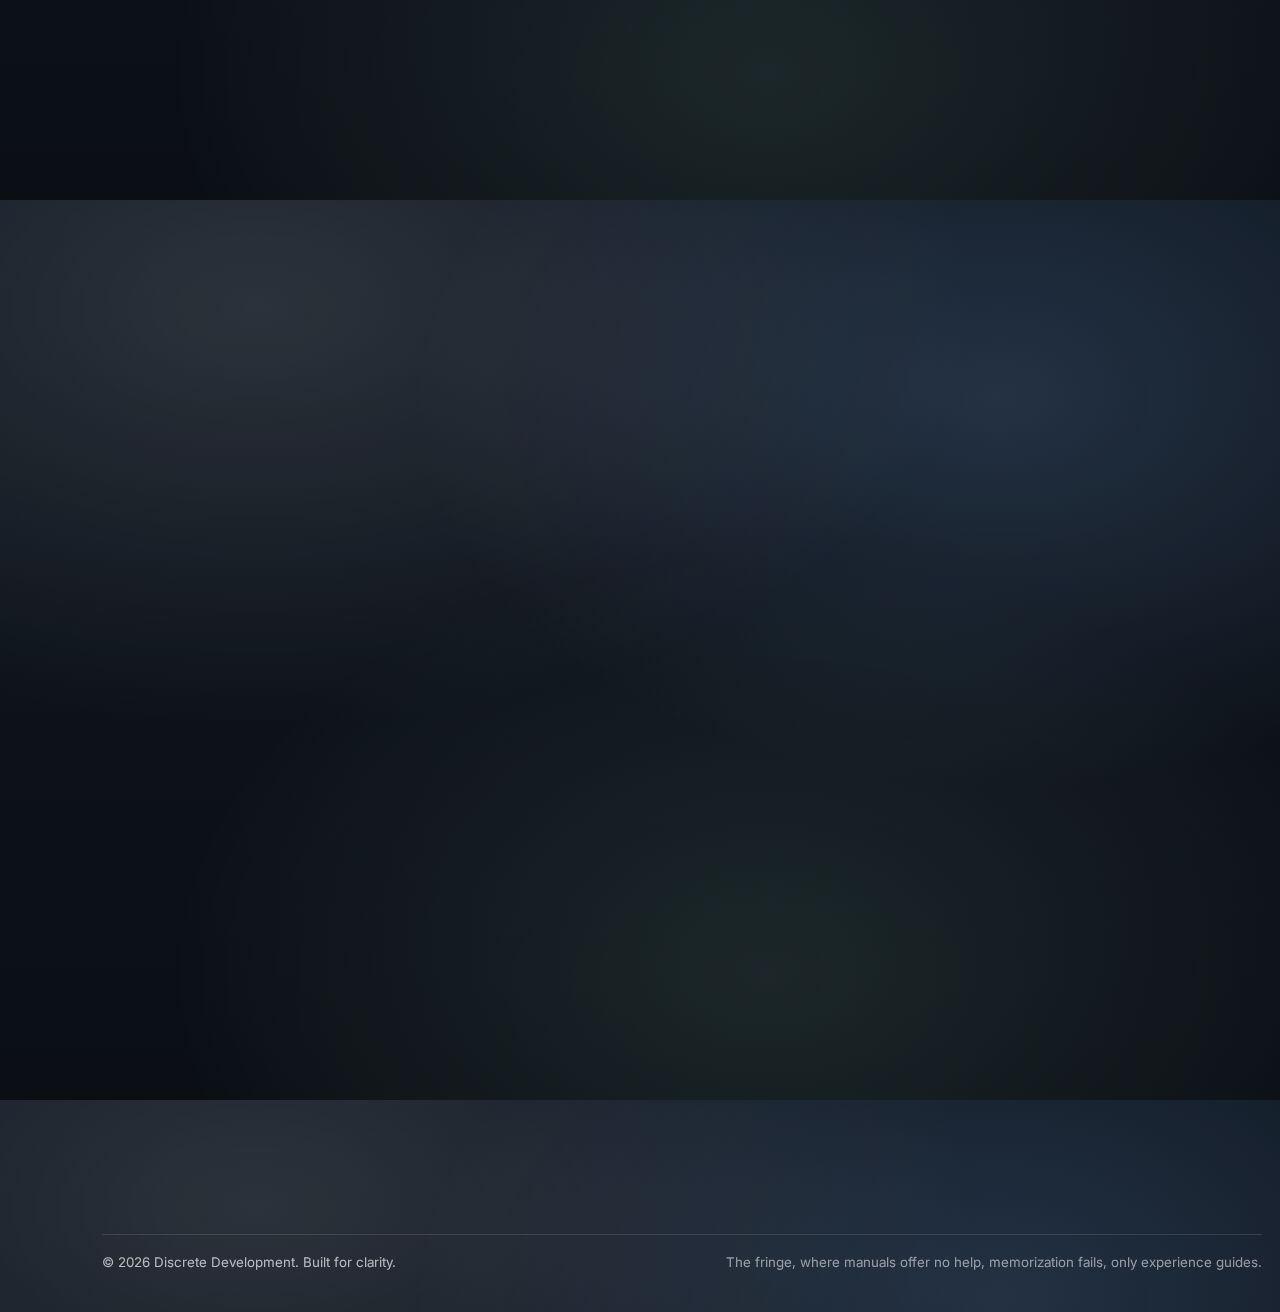
<file: smallBusinessSvcs.html>
<!doctype html>
<html lang="en">

<head>
  <meta charset="utf-8" />
  <meta name="viewport" content="width=device-width,initial-scale=1" />
  <title>Independents &amp; Small Businesses</title>
  <meta name="description"
    content="Our philosophy: a calm, precise, ownership-friendly approach to architecture, automation, and refinement for corporate or enterprise businesses." />
  <link rel="stylesheet" href="style.css">
  <script src="script.js" defer></script>
  <!-- Fonts (distinct display + readable body) -->
  <link rel="preconnect" href="https://fonts.googleapis.com">
  <link rel="preconnect" href="https://fonts.gstatic.com" crossorigin>
  <link
    href="https://fonts.googleapis.com/css2?family=Fraunces:opsz,wght@9..144,300,400,500&family=Inter:wght@300;400;500;600&display=swap"
    rel="stylesheet">


</head>

<body>
  <!-- Left rail -->
  <aside class="rail" aria-label="Primary">
    <button class="menu" id="menuBtn" aria-haspopup="dialog" aria-controls="drawer" aria-expanded="false">
      <span class="sr-only">Open menu</span>
      <span class="burger" aria-hidden="true">
        <span></span><span></span><span></span>
      </span>
    </button>

    <div class="dots" aria-hidden="true">
      <span class="dot active"></span>
      <span class="dot"></span>
      <span class="dot"></span>
    </div>
  </aside>


  <!-- Inserts Drawer -->
  <section class="drawer" id="drawer" aria-label="Site menu">
    <div id="drawerMount"></div>
  </section>


  <div class="wrap">
    <header class="hero">
      <div class="grid">
        <div class="hero-copy reveal">
          <div class="eyebrow"><span class="pip"></span> Discrete Development</div>
          <h1>Independents &amp; Small Businesses</h1>
          <p class="sub">
            We understand that every business has its own rhythm and personality. We're here to help you modernize your
            systems — from websites to workflows to accounting — with clean, ownership-friendly tools that behave
            predictably, scale with you, and support your individuality, not impede it. No costly subscriptions or
            confusing feature tiers.
          </p>
          <div class="hero-actions">
            <button class="btn primary" type="button" data-scroll="#architecture">Explore Services</button>
            <button class="btn" type="button" data-scroll="#contact">Request a Consult</button>
          </div>
        </div>

        <div id="brandTileMount"></div>

      </div>
    </header>

    <div class="strip">
      <div class="strip-inner reveal" style="animation-delay:.12s">
        <p>Designed for owner-operators, small teams, and growing independents who want clarity without additional overhead.</p>
        <div style="margin-right: 0;" class="tag">Online presence • Modernization • E-commerce • Migrations</div>
      </div>
    </div>

    <div class="band" aria-hidden="true"></div>

    <main>
      <section class="sections" aria-label="Service pillars">

        <!-- Card 1 -->
        <article class="paper nudge-up reveal" id="simplicity">
          <div class="paper-inner">
            <div>
              <h2>Digital Presence & Online Engagement</h2>
              <p class="lede">
                <em>Goal: </em>Establish a strong online foundation and connect effectively with your customers.

              </p>
            </div>

            <div class="pillars">
              <div class="pillar">
                <h3>Website Modernization</h3>
                <p>
                  A clean rebuild of your existing site using modern, standards-based Boost. Fast, scalable, responsive,
                  and built to behave predictably across devices. Your content stays yours — we simply elevate your
                  experience.
                </p>
              </div>
              <div class="pillar">
                <h3>Enhancement Add-ons</h3>
                <p class="indent">Optional improvements that refine clarity and usability:</p>
                <ul>
                  <li>Streamlined Navigation</li>
                  <li>Optimized Content & Image Handling </li>
                  <li>Performance Enhancements </li>
                  <li>Accessibility and Readability Upgrades </li>
                  <li>Mobile Responsiveness </li>
                  <li>Clear Content and Imagery Focus</li>
                </ul>
              </div>
            </div>
          </div>
        </article>

      

        <!-- Card 3   -->
        <article class="paper reveal" id="principles">
          <div class="paper-inner">
            <div>
              <h2>E-commerce & Product Solutions</h2>
              <p class="lede"><em>Goal:</em>
                Set up efficient sales channels and manage your product offerings with ease.
              </p>
            </div>

            <div class="pillars">
              <div class="pillar">
                <h3>Online Store Setup (No Monthly Fees)</h3>
                <p class="indent">A fully functional, ownership-friendly platform solution or template build.</p>
                <ul>
                  <li>Your store, on your domain </li>
                  <li>Unlimited products</li>
                  <li>Online credit card processing </li>
                  <li>No monthly fees, just your sales and tax revenue </li>
                  <li>A straightforward way to try selling online without adopting a new platform.</li>
                </ul>
              </div>
              <div class="pillar">
                <h3>Dropshipper Integration</h3>
                <p>Connect your store to a fulfillment partner so orders ship automatically. Ideal for salons,
                  boutiques,
                  and
                  small shops wanting passive revenue without inventory management.</p>
              </div>
              <div class="pillar">
                <h3>Product Setup</h3>
                <p>Add products with clean descriptions, images, and pricing. Available per product or as a simple
                  starter pack.</p>
              </div>

            </div>
          </div>
        </article>

        <!-- Card 4   -->
        <article class="paper reveal" id="principles">
          <div class="paper-inner">
            <div>
              <h2>Operational Efficiency &amp;<br> Financial Management</p>
              </h2>
              <p class="lede"><em>Goal:</em>
                Streamline your internal processes and keep your finances organized.</p>
            </div>

            <div class="pillars">
              <div class="pillar">
                <h3>Quickbooks Migration</h3>
                <P>A structured, low-stress migration from your aging QuickBooks Desktop file into a clean, accurate,
                  ownership-ready QuickBooks Online environment.</P>
                <p>Includes:</p>
                <ul>
                  <li>List cleanup</li>
                  <li>Data migration </li>
                  <li>Chart of accounts </li>
                  <li>Opening balances </li>
                  <li>Transaction history </li>
                  <li>And a post-migration audit </li>
                </ul>
                <p>So your books land in QBO clean, accurate, and ready for business.</p>
              </div>
              <div class="pillar">
                <h3>Dropshipper Integration</h3>
                <p>Connect your store to a fulfillment partner so orders ship automatically. Ideal for salons,
                  boutiques,
                  and
                  small shops wanting passive revenue without inventory management.</p>
              </div>
              <div class="pillar">
                <h3>Product Setup</h3>
                <p>Add products with clean descriptions, images, and pricing. Available per product or as a simple
                  starter pack.</p>
              </div>

            </div>
          </div>
        </article>

  <!-- Card 2 -->
        <article class="paper reveal" id="approach">
          <div class="paper-inner">
            <div>
              <h2>Additional Services</h2>
              <p class="lede"> <em>Goal: </em>
                Cultivate services or tools that are uniquely you, that fit the way you want to conduct business. The
                world if full of friction, authority taken when none was given. We build tools that respect your
                autonomy and empower you to operate on your terms.
              </p>
            </div>

            <div class="pillars">
              <div class="pillar">
                <h3>Online Scheduling Integration</h3>
                <p>
                  A modern booking experience for your clients that reduces phone calls and eliminates scheduling
                  communication. Clients can book directly into your calendar using the tool you already use or prefer.
                  Simple for your clients, easier for your workflow.
                </p>
              </div>
              <div class="pillar">
                <h3>Internal forms or process support</h3>
                <p>
                  When what is available does not meet your expectations, you have an option. Let us create it, time
                  tracking, data gathering, whatever comes to you when you begin with, "I wish there was", contact us
                  and lets explore the possibilities.""
                </p>
              </div>
              <div class="pillar">
                <h3>Ongoing Support & Partnership</h3>
                <p>Ensure your systems continue to run smoothly and evolve with your business.</p>
                <P> We provide support for minor adjustments, seasonal refreshes, or product changes. Support is
                  available when you want it.</P>
                <ul class="no-bullet">
                  <li>Just a phone call away.</p>
                  <li>Or at your office the next day</li>
                </ul>
              </div>

            </div>
          </div>
        </article>


      </section>
    </main>

    <footer>
      <div class="foot">
        <small>© <span id="year"></span> Discrete Development. Built for clarity.</small>
        <small style="opacity:.8;">The fringe, where manuals offer no help, memorization fails, only experience
          guides.</small>
      </div>
    </footer>
  </div>


</body>

</html>
</file>
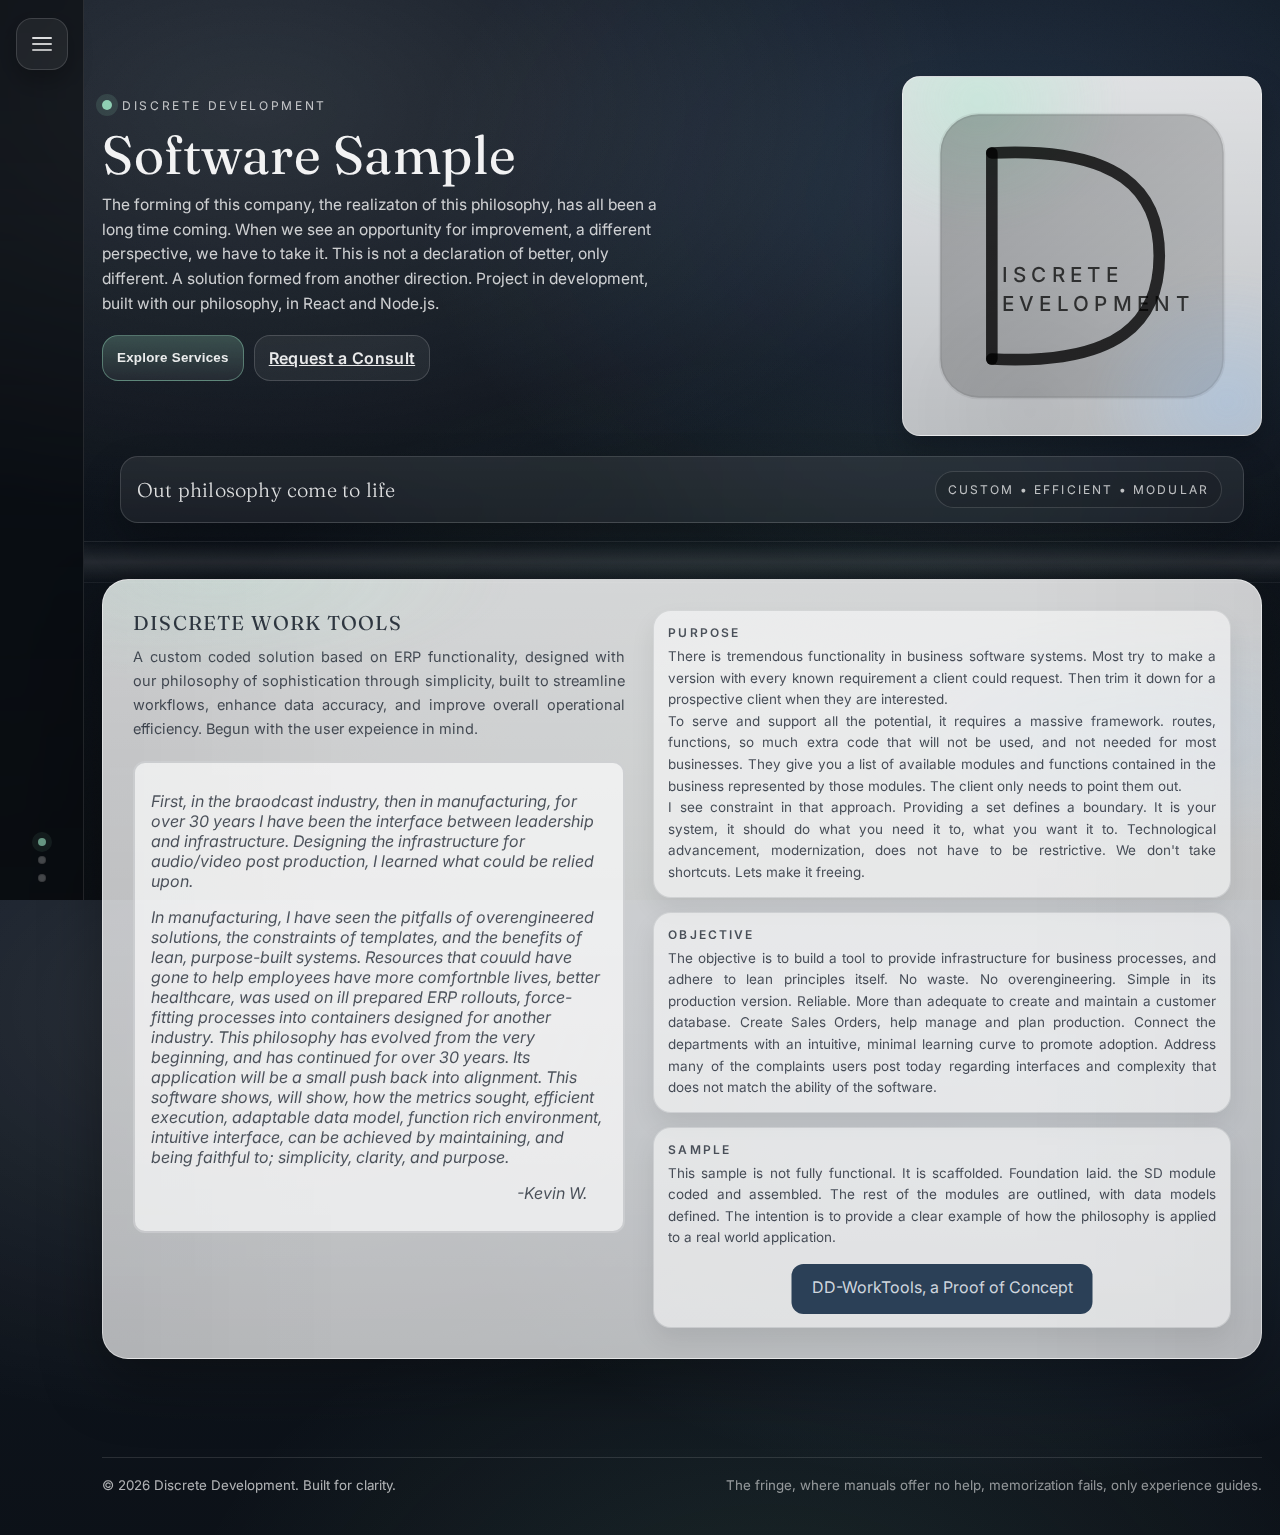
<file: software.html>
<!doctype html>
<html lang="en">

<head>
  <meta charset="utf-8" />
  <meta name="viewport" content="width=device-width,initial-scale=1" />
  <title>Software</title>
  <meta name="description"
    content="Our philosophy: a calm, precise, ownership-friendly approach to architecture, automation, and refinement for corporate or enterprise businesses." />
  <link rel="stylesheet" href="style.css">
  <script src="script.js" defer></script>
  <!-- Fonts (distinct display + readable body) -->
  <link rel="preconnect" href="https://fonts.googleapis.com">
  <link rel="preconnect" href="https://fonts.gstatic.com" crossorigin>
  <link
    href="https://fonts.googleapis.com/css2?family=Fraunces:opsz,wght@9..144,300,400,500&family=Inter:wght@300;400;500;600&display=swap"
    rel="stylesheet">


</head>

<body>
  <!-- Left rail -->
  <aside class="rail" aria-label="Primary">
    <button class="menu" id="menuBtn" aria-haspopup="dialog" aria-controls="drawer" aria-expanded="false">
      <span class="sr-only">Open menu</span>
      <span class="burger" aria-hidden="true">
        <span></span><span></span><span></span>
      </span>
    </button>

    <div class="dots" aria-hidden="true">
      <span class="dot active"></span>
      <span class="dot"></span>
      <span class="dot"></span>
    </div>
  </aside>


  <!-- Inserts Drawer -->
  <section class="drawer" id="drawer" aria-label="Site menu">
    <div id="drawerMount"></div>
  </section>


  <div class="wrap">
    <header class="hero">
      <div class="grid">
        <div class="hero-copy reveal">
          <div class="eyebrow"><span class="pip"></span> Discrete Development</div>
          <h1>Software Sample</h1>
          <p class="sub">
            The forming of this company, the realizaton of this philosophy, has all been a long time coming. When we see
            an opportunity for improvement, a different perspective, we have to take it. This is not a declaration of
            better, only
            different. A solution formed from another direction.
            Project in development, built with our philosophy, in React and Node.js.
          </p>
          <div class="hero-actions">
            <button class="btn primary" type="button" data-scroll="#architecture">Explore Services</button>
            <a href="https://outlook.office.com/bookwithme/user/9eafa579c1574ff7b1e9e9f767d1d162@discrete-dev.com/meetingtype/ucGy9M7mV0eMIAi4jWEbcw2?anonymous&ismsaljsauthenabled&ep=mlink"
              class="btn" type="button" target="_blank">
              Request a Consult
            </a>
          </div>
        </div>

        <div id="brandTileMount"></div>

      </div>
    </header>

    <div class="strip">
      <div class="strip-inner reveal" style="animation-delay:.12s">
        <p>Out philosophy come to life</p>
        <div style="margin-right: 5px;" class="tag">Custom • Efficient • Modular</div>
      </div>
    </div>

    <div class="band" aria-hidden="true"></div>

    <main>
      <section class="sections" aria-label="Service pillars">

        <!-- Card 1 -->
        <article class="paper nudge-up reveal" id="simplicity">
          <div class="paper-inner">
            <div>
              <h2>Discrete Work Tools</h2>
              <p class="lede">A custom coded solution based on ERP functionality, designed with our philosophy of
                sophistication through simplicity, built to streamline workflows, enhance data accuracy, and improve
                overall operational efficiency. Begun with the user expeience in mind.
              </p>
              <div class="comment">
                <p>First, in the braodcast industry, then in manufacturing, for over 30 years I have been the interface
                  between
                  leadership and infrastructure. Designing the infrastructure for audio/video post production, I learned
                  what could be relied upon.</p>
                <p>In manufacturing, I have seen the pitfalls of overengineered solutions, the constraints of templates,
                  and the benefits of lean, purpose-built systems. Resources that couuld have gone to help employees
                  have more comfortnble lives, better healthcare, was used on ill prepared ERP rollouts, force-fitting
                  processes into containers designed for another industry. This philosophy has evolved from the very
                  beginning, and has continued for over 30 years. Its application will be a small push back into
                  alignment. This software shows, will show, how the metrics sought, efficient execution, adaptable data
                  model, function rich environment, intuitive interface, can be achieved by maintaining, and being
                  faithful to; simplicity, clarity, and purpose.</p>
                <p class="signoff">-Kevin W.</p>
              </div>
            </div>


            <div class="pillars">
              <div class="pillar">
                <h3>Purpose</h3>
                <p class="lede">
                  There is tremendous functionality in business software systems. Most try to make a version with every
                  known requirement a client could request. Then trim it down for a prospective client when they are
                  interested.</p>
                <p class="lede">
                  To serve and support all the potential, it requires a massive framework. routes, functions, so much
                  extra code that will not be used, and not needed for most businesses. They give you a list of
                  available modules and functions contained in the business represented by those modules. The client
                  only needs to point them out.</p>
                <p class="lede">
                  I see constraint in that approach. Providing a set defines a boundary. It is your system, it should do
                  what you need it to, what you want it to. Technological advancement, modernization, does not have to
                  be restrictive. We don't take shortcuts. Lets make it freeing.
                </p>
              </div>
              <div class="pillar">
                <h3 class="migrate">Objective</h3>
                <p class="lede">
                  The objective is to build a tool to provide infrastructure for business processes, and adhere to lean
                  principles itself. No waste. No overengineering. Simple in its production version. Reliable. More than
                  adequate to create and maintain a customer database. Create Sales Orders, help manage and plan
                  production. Connect the departments with an intuitive, minimal learning curve to promote adoption.
                  Address many of the complaints users post today regarding interfaces and complexity that does not
                  match the ability of the software.
                </p>
              </div>
              <div class="pillar">
                <h3 class="migrate">Sample</h3>
                <p class="lede">
                  This sample is not fully functional. It is scaffolded. Foundation laid. the SD module coded and
                  assembled. The rest of the modules are outlined, with data models defined. The intention is to
                  provide a clear example of how the philosophy is applied to a real world application.
                </p>
                <a href="https://app.discrete-dev.com/" class="button">DD-WorkTools, a Proof of Concept</a>
              </div>
            </div>
          </div>
        </article>

      </section>
    </main>

    <footer>
      <div class="foot">
        <small>© <span id="year"></span> Discrete Development. Built for clarity.</small>
        <small style="opacity:.8;">The fringe, where manuals offer no help, memorization fails, only experience
          guides.</small>
      </div>
    </footer>
  </div>


</body>

</html>
</file>
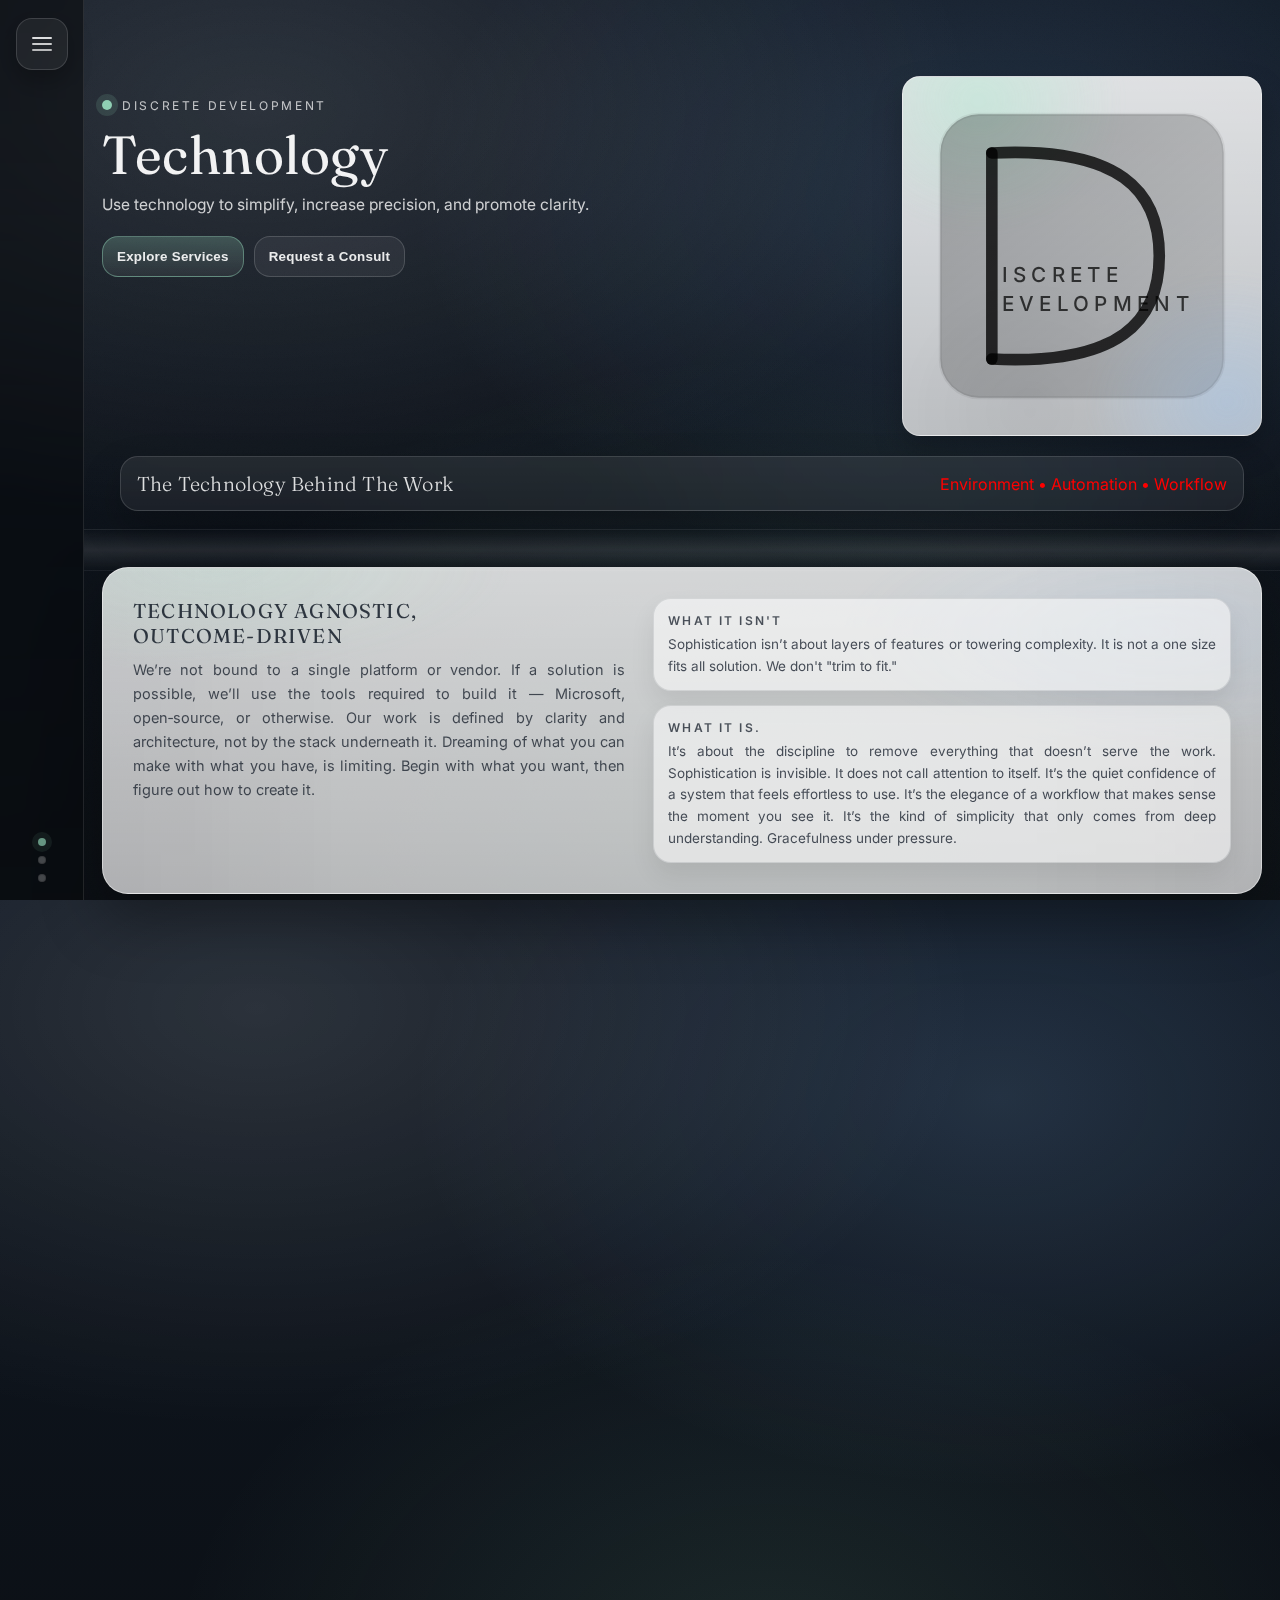
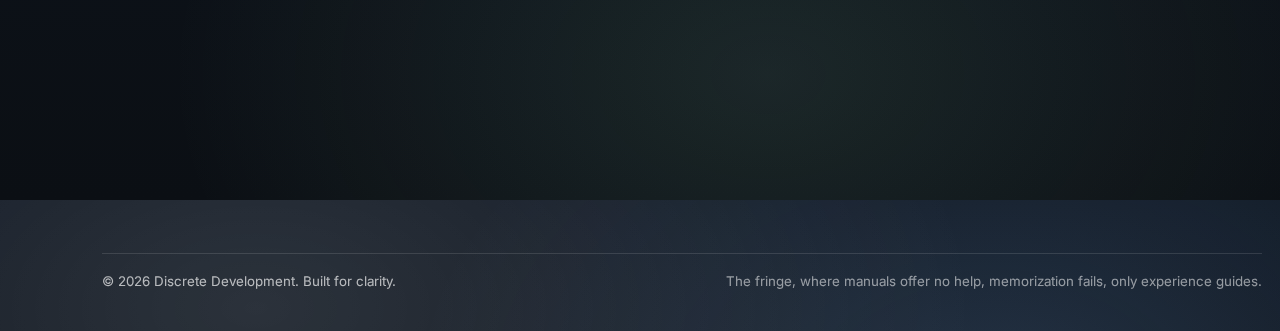
<file: technology.html>
<!doctype html>
<html lang="en">

<head>
  <meta charset="utf-8" />
  <meta name="viewport" content="width=device-width,initial-scale=1" />
  <title>Technology</title>
  <meta name="description"
    content="Our philosophy: a calm, precise, ownership-friendly approach to architecture, automation, and refinement for corporate or enterprise businesses." />
  <link rel="stylesheet" href="style.css">
  <script src="script.js" defer></script>
  <!-- Fonts (distinct display + readable body) -->
  <link rel="preconnect" href="https://fonts.googleapis.com">
  <link rel="preconnect" href="https://fonts.gstatic.com" crossorigin>
  <link
    href="https://fonts.googleapis.com/css2?family=Fraunces:opsz,wght@9..144,300,400,500&family=Inter:wght@300;400;500;600&display=swap"
    rel="stylesheet">


</head>

<body>
  <!-- Left rail -->
  <aside class="rail" aria-label="Primary">
    <button class="menu" id="menuBtn" aria-haspopup="dialog" aria-controls="drawer" aria-expanded="false">
      <span class="sr-only">Open menu</span>
      <span class="burger" aria-hidden="true">
        <span></span><span></span><span></span>
      </span>
    </button>

    <div class="dots" aria-hidden="true">
      <span class="dot active"></span>
      <span class="dot"></span>
      <span class="dot"></span>
    </div>
  </aside>


  <!-- Inserts Drawer -->
  <section class="drawer" id="drawer" aria-label="Site menu">
    <div id="drawerMount"></div>
  </section>


  <div class="wrap">
    <header class="hero">
      <div class="grid">
        <div class="hero-copy reveal">
          <div class="eyebrow"><span class="pip"></span> Discrete Development</div>
          <h1>Technology</h1>
          <p class="sub">
            Use technology to simplify, increase precision, and promote clarity.
          </p>
          <div class="hero-actions">
            <button class="btn primary" type="button" data-scroll="#architecture">Explore Services</button>
            <button class="btn" type="button" data-scroll="#contact">Request a Consult</button>
          </div>
        </div>

        <div id="brandTileMount"></div>

      </div>
    </header>

    <div class="strip">
      <div class="strip-inner reveal" style="animation-delay:.12s">
        <p>The Technology Behind The Work</p>
        <div class="migrate" class="tag">Environment • Automation • Workflow</div>
      </div>
    </div>

    <div class="band" aria-hidden="true"></div>

    <main>
      <section class="sections" aria-label="Service pillars">

        <!-- Card 1 -->
        <article class="paper nudge-up reveal" id="simplicity">
          <div class="paper-inner">
            <div>
              <h2>Technology Agnostic, Outcome‑Driven</h2>
              <p class="lede">We’re not bound to a single platform or vendor. If a solution is possible, we’ll use the
                tools required to build it — Microsoft, open‑source, or otherwise. Our work is defined by clarity and
                architecture, not by the stack underneath it. Dreaming of what you can make with what you have, is
                limiting. Begin with what you want, then figure out how to create it.
              </p>
            </div>

            <div class="pillars">
              <div class="pillar">
                <h3 class="migrate">What it isn't</h3>
                <p class="lede">
                  Sophistication isn’t about layers of features or towering complexity.
                  It is not a one size fits all solution.
                  We don't "trim to fit."
                </p>
              </div>
              <div class="pillar">
                <h3 class="migrate">What it is.</h3>
                <p class="lede">
                  It’s about the discipline to remove everything that doesn’t serve the work.
                  Sophistication is invisible. It does not call attention to itself.
                  It’s the quiet confidence of a system that feels effortless to use.
                  It’s the elegance of a workflow that makes sense the moment you see it.
                  It’s the kind of simplicity that only comes from deep understanding.

                  Gracefulness under pressure.
                </p>
              </div>
            </div>
          </div>
        </article>

        <!-- Card 2 -->
        <article class="paper reveal" id="approach">
          <div class="paper-inner">
            <div>
              <h2>Platform</h2>
              <p class="lede">We have deployed solutions across various platforms, each has its virtues, and challenges.

              </p>
            </div>

            <div class="pillars">
              <div class="pillar">
                <h3>Microsoft Business 365 Premium and Standard</h3>
                <p class="lede">
                  For a fast deployment, using this platform provides a robust set of tools that integrate well
                  together.
                  Teams, SharePoint, Power Automate, Power Apps, and Dataverse provide a solid foundation for building
                  custom solutions that can scale with your business needs. Challenges are these tools are updated
                  frequently, and integrations or interfaces can drift out of alignment.
                </p>
              </div>
              <div class="pillar">
                <h3>Backend Frameworks</h3>
                <p class="lede">
                  Django (Python), Node.js (JavaScript/TypeScript), and .NET (C#) are powerful backend frameworks that
                  allow for building scalable and maintainable server-side applications. They offer flexibility in
                  choosing the right tools and libraries to meet specific project requirements. Longer development
                  timeline, though for that you benefit a completely tailored solution for your needs.
                </p>
              </div>
              <div class="pillar">
                <h3>Client Side interfaces</h3>
                <p class="lede">
                  React, Vue.js, and Angular are popular frontend frameworks for building dynamic and responsive user
                  interfaces. They provide a structured approach to developing applications, free from the
                  constraints of many pre-built frameworks. Fast, responsive, and compatible across devices.
                </p>
              </div>
            </div>
          </div>
        </article>

        <article class="paper reveal" id="approach">
          <div class="paper-inner">
            <div>
              <h2 style="margin-top: 90px;">We are</h2>
              <p class="lede">
              </p>
            </div>
            <div class="pillars">
              <div class="pillar">
                <h3>Craftsmanship, not Templates</h3>
                <p class="lede">
                  The medium is available. We have the tools and ability, don't limit yourself to a pre-built
                  template
                  and risk inheriting "baked in issues" right from the start.
                </p>
              </div>
              <div class="pillar">
                <h3>Commitment</h3>
                <p class="lede">
                  To the quality of the tool we hand over to you. And providing value for our collaboration. Everything
                  else is negotiable.
                </p>
              </div>
            </div>
          </div>
        </article>

      </section>
    </main>

    <footer>
      <div class="foot">
        <small>© <span id="year"></span> Discrete Development. Built for clarity.</small>
        <small style="opacity:.8;">The fringe, where manuals offer no help, memorization fails, only experience
          guides.</small>
      </div>
    </footer>
  </div>


</body>

</html>
</file>
<file: style.css>
:root {
    /* Calm “stone + ink” palette, with one sharp accent */
    --bg0: #0b0f14;
    --bg1: #0f1722;
    --mist: #cfd6de;
    --paper: rgba(255, 255, 255, .82);
    --paper2: rgba(255, 255, 255, .66);
    --ink: #0b1320;
    --ink2: rgba(11, 19, 32, .72);
    --hair: rgba(255, 255, 255, .16);
    --hair2: rgba(11, 19, 32, .12);
    --shadow: 0 24px 60px rgba(0, 0, 0, .35);
    --shadow2: 0 14px 30px rgba(0, 0, 0, .22);
    --accent: #a7f3d0;
    /* mint-glass highlight */
    --accent2: #93c5fd;
    /* cold blue */
    --radius-xl: 26px;
    --radius-lg: 18px;
    --radius-md: 14px;
    --max: 1160px;

  }

  * {
    box-sizing: border-box;
  }

  html,
  body {
    height: 100%;
  }

  body {
    margin: 0;
    color: rgba(255, 255, 255, .86);
    background: radial-gradient(1200px 700px at 20% 12%, rgba(255, 255, 255, .12), transparent 60%),
      radial-gradient(900px 600px at 78% 22%, rgba(147, 197, 253, .16), transparent 65%),
      radial-gradient(1000px 700px at 60% 86%, rgba(167, 243, 208, .10), transparent 60%),
      linear-gradient(180deg, var(--bg1), var(--bg0));
    font-family: Inter, system-ui, -apple-system, Segoe UI, Roboto, sans-serif;
    overflow-x: hidden;

  }

  /* Subtle grain (no external assets) */
  body::before {
    content: "";
    position: fixed;
    inset: 0;
    pointer-events: none;
    background:
      url("data:image/svg+xml,%3Csvg xmlns='http://www.w3.org/2000/svg' width='260' height='260'%3E%3Cfilter id='n'%3E%3CfeTurbulence type='fractalNoise' baseFrequency='.9' numOctaves='3' stitchTiles='stitch'/%3E%3C/filter%3E%3Crect width='260' height='260' filter='url(%23n)' opacity='.32'/%3E%3C/svg%3E");
    mix-blend-mode: overlay;
    opacity: .08;
  }

  a {
    color: inherit;
  }

  h1 {
    margin: 14px 0 10px;
    font-family: Fraunces, serif;
    font-weight: 400;
    letter-spacing: .01em;
    line-height: 1.02;
    font-size: clamp(34px, 4.2vw, 58px);
    color: rgba(255, 255, 255, .94);
  }

  .no-bullet {
    list-style-type: none;
  }

  li {
    /* margin: 10px 0 0; */
    color: rgba(11, 19, 32, .72);
    line-height: 1.5;
    font-size: 13.5px;
    max-width: 58ch;
    text-align: justify;

  }

  .dropDown {
    margin-top: 1rem;


  }

  .sr-only {
    position: absolute;
    width: 1px;
    height: 1px;
    padding: 0;
    margin: -1px;
    overflow: hidden;
    clip: rect(0, 0, 0, 0);
    white-space: nowrap;
    border: 0;
  }

  /* LEFT RAIL NAV (matches your screenshot’s vibe but cleaner) */
  .rail {
    position: fixed;
    top: 0;
    left: 0;
    width: 84px;
    height: 100vh;
    z-index: 50;
    border-right: 1px solid rgba(255, 255, 255, .10);
    background: linear-gradient(180deg, rgba(0, 0, 0, .45), rgba(0, 0, 0, .18));
    backdrop-filter: blur(10px);
    display: flex;
    flex-direction: column;
    align-items: center;
    padding: 18px 14px;
    gap: 14px;
  }

  .rail .menu {
    width: 52px;
    height: 52px;
    border-radius: 16px;
    border: 1px solid rgba(255, 255, 255, .14);
    background: rgba(255, 255, 255, .06);
    box-shadow: 0 10px 24px rgba(0, 0, 0, .25);
    display: grid;
    place-items: center;
    cursor: pointer;
    transition: transform .18s ease, background .18s ease, border-color .18s ease;
  }

  .rail .menu:hover {
    transform: translateY(-1px);
    background: rgba(255, 255, 255, .085);
    border-color: rgba(167, 243, 208, .35);
  }

  .rail .menu:active {
    transform: translateY(0) scale(.98);
  }

  .burger {
    width: 20px;
    height: 14px;
    position: relative;
  }

  .burger span {
    position: absolute;
    left: 0;
    right: 0;
    height: 2px;
    border-radius: 999px;
    background: rgba(255, 255, 255, .85);
    transform-origin: center;
    transition: transform .2s ease, top .2s ease, opacity .2s ease;
  }

  .burger span:nth-child(1) {
    top: 0;
  }

  .burger span:nth-child(2) {
    top: 6px;
    opacity: .9;
  }

  .burger span:nth-child(3) {
    top: 12px;
    opacity: .8;
  }

  .rail .dots {
    margin-top: auto;
    display: flex;
    flex-direction: column;
    gap: 10px;
    opacity: .7;
  }

  .rail .dot {
    width: 8px;
    height: 8px;
    border-radius: 50%;
    background: rgba(255, 255, 255, .35);
    box-shadow: 0 0 0 1px rgba(0, 0, 0, .2) inset;
  }

  .rail .dot.active {
    background: rgba(167, 243, 208, .85);
    box-shadow: 0 0 0 6px rgba(167, 243, 208, .10);
  }

  /* OFFCANVAS */
  .drawer-backdrop {
    position: relative;
    top: 2vh;
    left: 4vw;
    inset: 0;
    background: rgba(0, 0, 0, .45);
    opacity: 0;
    pointer-events: none;
    transition: opacity .22s ease;
    z-index: 60;

  }

  .drawer {
    position: fixed;
    left: -20px;
    top: 0;
    height: 100vh;
    width: min(420px, calc(100vw - 84px));
    background: linear-gradient(180deg, rgba(255, 255, 255, .10), rgba(255, 255, 255, .06));
    backdrop-filter: blur(18px);
    border-right: 1px solid rgba(255, 255, 255, .14);
    transform: translateX(-104%);
    transition: transform .26s cubic-bezier(.2, .9, .2, 1);
    z-index: 70;
    padding: 22px 18px;
    display: flex;
    flex-direction: column;
    gap: 16px;
  }

  .drawer header {
    display: flex;
    align-items: center;
    justify-content: space-between;
    gap: 12px;
    padding: 6px 8px 10px;
    border-bottom: 1px solid rgba(255, 255, 255, .12);
  }

  .drawer h2 {
    margin: 0;
    font-family: Fraunces, serif;
    font-weight: 400;
    letter-spacing: .02em;
    font-size: 20px;
    color: rgba(255, 255, 255, .92);
  }

  .drawer .close {
    border: 1px solid rgba(255, 255, 255, .16);
    background: rgba(0, 0, 0, .16);
    color: rgba(255, 255, 255, .92);
    border-radius: 14px;
    padding: 10px 12px;
    cursor: pointer;
    transition: transform .18s ease, background .18s ease;
  }

  .drawer .close:hover {
    background: rgba(0, 0, 0, .22);
    transform: translateY(-1px);
  }

  .drawer nav {
    display: flex;
    flex-direction: column;
    gap: 10px;
    padding: 8px;
  }

  .drawer a {
    text-decoration: none;
    padding: 12px 12px;
    border-radius: 14px;
    border: 1px solid transparent;
    color: rgba(255, 255, 255, .82);
    background: rgba(255, 255, 255, .05);
    transition: transform .18s ease, border-color .18s ease, background .18s ease;
  }

  .drawer a:hover {
    transform: translateY(-1px);
    border-color: rgba(167, 243, 208, .25);
    background: rgba(255, 255, 255, .075);
  }

  .drawer .mini {
    margin-top: auto;
    padding: 14px 12px;
    border-radius: 18px;
    border: 1px solid rgba(255, 255, 255, .12);
    background: linear-gradient(180deg, rgba(255, 255, 255, .08), rgba(255, 255, 255, .05));
  }

  .drawer .mini p {
    margin: 0;
    color: rgba(255, 255, 255, .78);
    font-size: 13px;
    line-height: 1.45;
  }

  .drawer-open .drawer {
    transform: translateX(0);
  }

  .drawer-open .drawer-backdrop {
    opacity: 1;
    pointer-events: auto;
  }

  /* MAIN WRAP accounts for rail */
  .wrap {
    margin-left: 84px;
    min-height: 100vh;
  }

  /* HERO */
  .hero {
    position: relative;
    padding: clamp(32px, 6vw, 76px) 18px 26px;
  }

  .hero .grid {
    max-width: var(--max);
    margin: 0 auto;
    display: grid;
    grid-template-columns: 1.1fr .9fr;
    gap: clamp(18px, 4vw, 48px);
    align-items: start;
  }

  /* “Logo tile” like your screenshot, but crisp */
  .brand-tile {
    justify-self: end;
    width: min(360px, 92%);
    aspect-ratio: 1 / 1;
    border-radius: 18px;
    background: linear-gradient(180deg, rgba(255, 255, 255, .86), rgba(255, 255, 255, .72));
    box-shadow: var(--shadow2);
    border: 1px solid rgba(255, 255, 255, .35);
    position: relative;
    overflow: hidden;
  }

  .brand-tile::before {
    content: "";
    position: absolute;
    inset: -80px;
    background:
      radial-gradient(240px 220px at 30% 20%, rgba(167, 243, 208, .55), transparent 60%),
      radial-gradient(240px 220px at 78% 78%, rgba(147, 197, 253, .48), transparent 58%),
      radial-gradient(220px 220px at 40% 80%, rgba(0, 0, 0, .08), transparent 62%);
    filter: blur(8px);
    opacity: .65;
  }

  .mark {
    position: absolute;
    inset: 0;
    display: grid;
    place-items: center;
    padding: 18px;
  }

  .mark svg {
    width: 100%;
    height: 100%;
  }

  .mark text {
    font-family: Inter, sans-serif;
    font-weight: 500;
    letter-spacing: .26em;
  }

  .hero-copy {
    padding-top: clamp(8px, 2vw, 18px);
    max-width: 56ch;
  }

  .eyebrow {
    display: inline-flex;
    align-items: center;
    gap: 10px;
    font-size: 12px;
    letter-spacing: .22em;
    text-transform: uppercase;
    color: rgba(255, 255, 255, .72);
  }

  .eyebrow .pip {
    width: 10px;
    height: 10px;
    border-radius: 50%;
    background: rgba(167, 243, 208, .82);
    box-shadow: 0 0 0 6px rgba(167, 243, 208, .12);
  }



  .sub {
    margin: 0;
    color: rgba(255, 255, 255, .78);
    line-height: 1.6;
    font-size: 15.5px;
    max-width: 60ch;
  }



  .hero-actions {
    display: flex;
    flex-wrap: wrap;
    gap: 10px;
    margin-top: 18px;
  }

  .btn {
    appearance: none;
    border: 1px solid rgba(255, 255, 255, .16);
    background: rgba(255, 255, 255, .06);
    color: rgba(255, 255, 255, .9);
    padding: 12px 14px;
    border-radius: 16px;
    font-weight: 600;
    letter-spacing: .02em;
    cursor: pointer;
    transition: transform .18s ease, background .18s ease, border-color .18s ease, box-shadow .18s ease;
  }

  .btn:hover {
    transform: translateY(-1px);
    background: rgba(255, 255, 255, .085);
    border-color: rgba(167, 243, 208, .28);
    box-shadow: 0 16px 32px rgba(0, 0, 0, .22);
  }

  .btn:active {
    transform: translateY(0) scale(.99);
  }

  .btn.primary {
    background: linear-gradient(180deg, rgba(167, 243, 208, .22), rgba(255, 255, 255, .06));
    border-color: rgba(167, 243, 208, .36);
  }

  /* FLOATING STRIP (the “Services for …” line) */
  .strip {
    max-width: var(--max);
    margin: 0 auto;
    padding: 0 18px;
    transform: translateY(-6px);
  }

  .strip-inner {
    display: flex;
    align-items: center;
    justify-content: space-between;
    gap: 14px;
    padding: 14px 16px;
    border-radius: 18px;
    border: 1px solid rgba(255, 255, 255, .14);
    background: linear-gradient(180deg, rgba(255, 255, 255, .08), rgba(255, 255, 255, .05));
    backdrop-filter: blur(14px);
    box-shadow: 0 18px 40px rgba(0, 0, 0, .22);
  }

  .strip-inner p {
    margin: 0;
    font-family: Fraunces, serif;
    font-weight: 300;
    color: rgba(255, 255, 255, .86);
    letter-spacing: .01em;
    font-size: clamp(16px, 1.8vw, 20px);
  }

  .strip-inner .tag {
    font-size: 12px;
    letter-spacing: .18em;
    text-transform: uppercase;
    color: rgba(255, 255, 255, .72);
    padding: 10px 12px;
    border-radius: 999px;
    border: 1px solid rgba(255, 255, 255, .14);
    background: rgba(0, 0, 0, .12);
    white-space: nowrap;
  }

  /* centering the tag */
  .tag {
    margin-right: 5rem;
  }

  /* SECTIONS with “paper cards” like screenshot */
  main {
    padding: 18px 18px 72px;
  }

  .sections {
    max-width: var(--max);
    margin: 0 auto;
    display: grid;
    gap: clamp(16px, 3.2vw, 28px);
  }

  .comment {
    margin-top: 20px;
    font-size: 16px;
    font-style: italic;
    color: rgba(11, 19, 32, .72);
    border: 2px solid rgba(11, 19, 32, .14);
    padding: 12px 16px;
    border-radius: 12px;
    background: rgba(255, 255, 255, .66);

  }

  .signoff {
    text-align: right;
    padding-right: 20px;


  }

  .paper {
    position: relative;
    border-radius: var(--radius-xl);
    background: linear-gradient(180deg, var(--paper), rgba(255, 255, 255, .70));
    color: var(--ink);
    border: 1px solid rgba(255, 255, 255, .38);
    box-shadow: var(--shadow);
    overflow: hidden;
  }

  .paper::before {
    content: "";
    position: absolute;
    inset: -2px;
    background:
      radial-gradient(500px 180px at 10% 0%, rgba(167, 243, 208, .22), transparent 60%),
      radial-gradient(520px 200px at 90% 20%, rgba(147, 197, 253, .18), transparent 60%),
      linear-gradient(90deg, rgba(11, 19, 32, .06), transparent 22%, transparent 78%, rgba(11, 19, 32, .05));
    pointer-events: none;
    opacity: .7;
  }

  .paper-inner {
    position: relative;
    padding: clamp(18px, 3.2vw, 30px);
    display: grid;
    grid-template-columns: .92fr 1.08fr;
    gap: clamp(14px, 2.8vw, 28px);
    align-items: start;
  }

  .paper h2 {
    margin: 0;
    font-family: Fraunces, serif;
    font-weight: 400;
    letter-spacing: .06em;
    text-transform: uppercase;
    font-size: clamp(16px, 1.8vw, 20px);
    color: rgba(11, 19, 32, .82);
  }

  .lede {
    margin: 10px 0 0;
    color: rgba(11, 19, 32, .72);
    line-height: 1.65;
    font-size: 14.5px;
    /* max-width: 65ch; */
    text-align: justify;
    
  }

  .migrate {
    color: red;

  }

  .indent {
    text-indent: 1.5em;
  }


  .pillars {
    display: grid;
    gap: 14px;
  }

  .pillar {
    border-radius: var(--radius-lg);
    background: rgba(255, 255, 255, .55);
    border: 1px solid rgba(11, 19, 32, .10);
    padding: 14px 14px 13px;
    box-shadow: 0 12px 24px rgba(0, 0, 0, .08);
    transition: transform .18s ease, box-shadow .18s ease, border-color .18s ease;
  }

  .pillar-center {
    justify-content: center;
    align-items: center;
    border-radius: var(--radius-lg);
    background: rgba(255, 255, 255, .55);
    border: 1px solid rgba(11, 19, 32, .10);
    padding: 14px 14px 13px;
    box-shadow: 0 12px 24px rgba(0, 0, 0, .08);
    transition: transform .18s ease, box-shadow .18s ease, border-color .18s ease;
  }


  .pillar:hover {
    transform: translateY(-2px);
    border-color: rgba(11, 19, 32, .18);
    box-shadow: 0 18px 34px rgba(0, 0, 0, .10);
  }

  .pillar h3 {
    margin: 0 0 6px;
    font-family: Inter, sans-serif;
    font-weight: 600;
    font-size: 12px;
    letter-spacing: .18em;
    text-transform: uppercase;
    color: rgba(11, 19, 32, .72);
  }

  .pillar p {
    margin: 0;
    font-size: 13.5px;
    line-height: 1.6;
    color: rgba(11, 19, 32, .74);
  }

  /* The “overlap white band” feeling from screenshot:
       a soft divider that the first card nudges into. */
  .band {
    height: 42px;
    margin-top: 12px;
    background: linear-gradient(180deg, rgba(255, 255, 255, .00), rgba(255, 255, 255, .10), rgba(255, 255, 255, .00));
    border-top: 1px solid rgba(255, 255, 255, .08);
    border-bottom: 1px solid rgba(255, 255, 255, .06);
  }

  .nudge-up {
    margin-top: -22px;
  }

  /* Reveal animation */
  .reveal {
    opacity: 0;
    transform: translateY(14px);
    filter: blur(2px);
    transition: opacity .7s ease, transform .7s ease, filter .7s ease;
  }

  .reveal.in {
    opacity: 1;
    transform: none;
    filter: blur(0);
  }

  footer {
    padding: 26px 18px 40px;
    color: rgba(255, 255, 255, .68);
  }

  .foot {
    max-width: var(--max);
    margin: 0 auto;
    border-top: 1px solid rgba(255, 255, 255, .12);
    padding-top: 18px;
    display: flex;
    flex-wrap: wrap;
    gap: 10px 18px;
    align-items: center;
    justify-content: space-between;
  }

  .foot small {
    line-height: 1.4;
  }

  /* Responsive */
  @media (max-width: 980px) {
    .hero .grid {
      grid-template-columns: 1fr;
    }

    .brand-tile {
      justify-self: start;
      width: min(320px, 92%);
      order: -1;
    }

    .paper-inner {
      grid-template-columns: 1fr;
    }
  }

  @media (max-width: 560px) {
    .rail {
      width: 72px;
    }

    .wrap {
      margin-left: 72px;
    }

    .drawer {
      left: 72px;
      width: min(420px, calc(100vw - 72px));
    }

    .strip-inner {
      flex-direction: column;
      align-items: flex-start;
    }

    .strip-inner .tag {
      width: 100%;
      text-align: center;
    }
  }

  /* Reduced motion */
  @media (prefers-reduced-motion: reduce) {

    .reveal,
    .reveal.in {
      transition: none;
    }

    .btn,
    .pillar,
    .rail .menu,
    .drawer a,
    .drawer {
      transition: none;
    }
  }

  .contact-notes {
    margin-top: 50px;
    display: grid;
    gap: 6px;
    color: rgba(11, 19, 32, .72);
    font-size: 13.5px;
    border: 2px solid rgba(11, 19, 32, .14);
    padding: 2px 6px;
    border-radius: 12px;
    padding: 10px 12px;
    background: rgba(255, 255, 255, .66);
  }

  .contact-notes strong {
    color: rgba(11, 19, 32, .9);
    font-weight: 600;

  }

  .btn-primary {
    background: #252b33;
    color: white;
    border: 2px solid #fafbfb;
    padding: 12px 18px;
    border-radius: 16px;
    font-weight: 600;
    width: 100px;
    height: 42px;
    cursor: pointer;
    transition: background .18s ease, box-shadow .18s ease;

  }

  .btn-primary:hover {
    background: #3a4e4e;
    box-shadow: 0 12px 24px rgba(0, 0, 0, .18);
  }

  .contact-link {
    color: rgba(11, 19, 32, .86);
    text-decoration: none;
    border-bottom: 1px solid rgba(11, 19, 32, .22);
    transition: color .18s ease, border-color .18s ease;
  }

  .contact-link:hover {
    color: rgba(11, 19, 32, .98);
    border-color: rgba(11, 19, 32, .45);
  }

  .contact-card {
    padding: 16px 16px 18px;
  }

  .contact-form {
    display: grid;
    gap: 10px;
    line-height: 1.3;
  }

  .contact-form h3 {
    margin: 0 0 2px;
    font-family: Inter, sans-serif;
    font-weight: 600;
    font-size: 12px;
    letter-spacing: .18em;
    text-transform: uppercase;
    color: rgba(11, 19, 32, .72);
  }

  .contact-form label {
    font-size: 12px;
    letter-spacing: .16em;
    text-transform: uppercase;
    color: rgba(11, 19, 32, .68);
  }

  .contact-form input,
  .contact-form textarea {
    width: 100%;
    padding: 12px 12px;
    border-radius: 12px;
    border: 1px solid rgba(11, 19, 32, .14);
    background: rgba(255, 255, 255, .82);
    outline: none;
    font: 500 14px Inter, sans-serif;
    color: rgba(11, 19, 32, .86);
    transition: border-color .18s ease, box-shadow .18s ease, background .18s ease;
  }

  .contact-form textarea {
    resize: vertical;
    min-height: 140px;
  }

  .contact-form input:focus,
  .contact-form textarea:focus {
    border-color: rgba(11, 19, 32, .34);
    box-shadow: 0 0 0 4px rgba(11, 19, 32, .06);
    background: rgba(255, 255, 255, .95);
  }

  .form-actions {
    display: flex;
    align-items: center;
    gap: 10px;
    margin-top: 6px;
  }

  .form-status {
    font-size: 12.5px;
    color: rgba(11, 19, 32, .64);
  }


  /* Base button style for <a> */
  a.button {
    height: 50px;
    width: max-content;
    display: inline-block;
    padding: 13px 20px;
    background-color: #2b4057;
    text-decoration: none;
    border-radius: 12px;
    font-size: 16px;
    transition: background-color 0.3s ease;
    margin-left: 50%;
    transform: translateX(-50%);
  }

  /* Hover effect */
  a.button:hover {
    background-color: #0056b3;
    /* Darker blue on hover */
  }

  /* Optional: Focus style for accessibility */
  a.button:focus {
    outline: 2px solid #2a9672;
    /* Yellow outline when focused */
    outline-offset: 2px;
  }

  #simplicity>div>div.pillars>div:nth-child(3)>a {
    color: var(--mist);
    margin-top: 15px;

  }


  .video-div {
    width: 80%;
    /* fixed width for cropping */
    height: 210px;
    /* fixed height for cropping */
    overflow: hidden;
    /* crop overflow */
    position: relative;
    /* positioning context */
    border-radius: 16px;
    /* optional */
    margin: 0 auto;
    background: var(--bg0);
    transform: scale(0.7);
    margin-top: 55px;
  }

  .video-crop {
    width: 100%;
    height: auto;
    display: block;
    margin: 0 auto;
    position: relative;
    top: -160px;
    left: 0;
    /* transform: translate(-50%, -50%);
  object-fit: none; */
    /* max-width: none;
  max-height: none; */
  }

  .extender {
    background-color: #0d0d0d;
    max-width: var(--max);
    margin: 0 auto;
    margin-bottom: 40px;
    border-radius: 0 0 var(--radius-xl) var(--radius-xl);



  }
</file>
